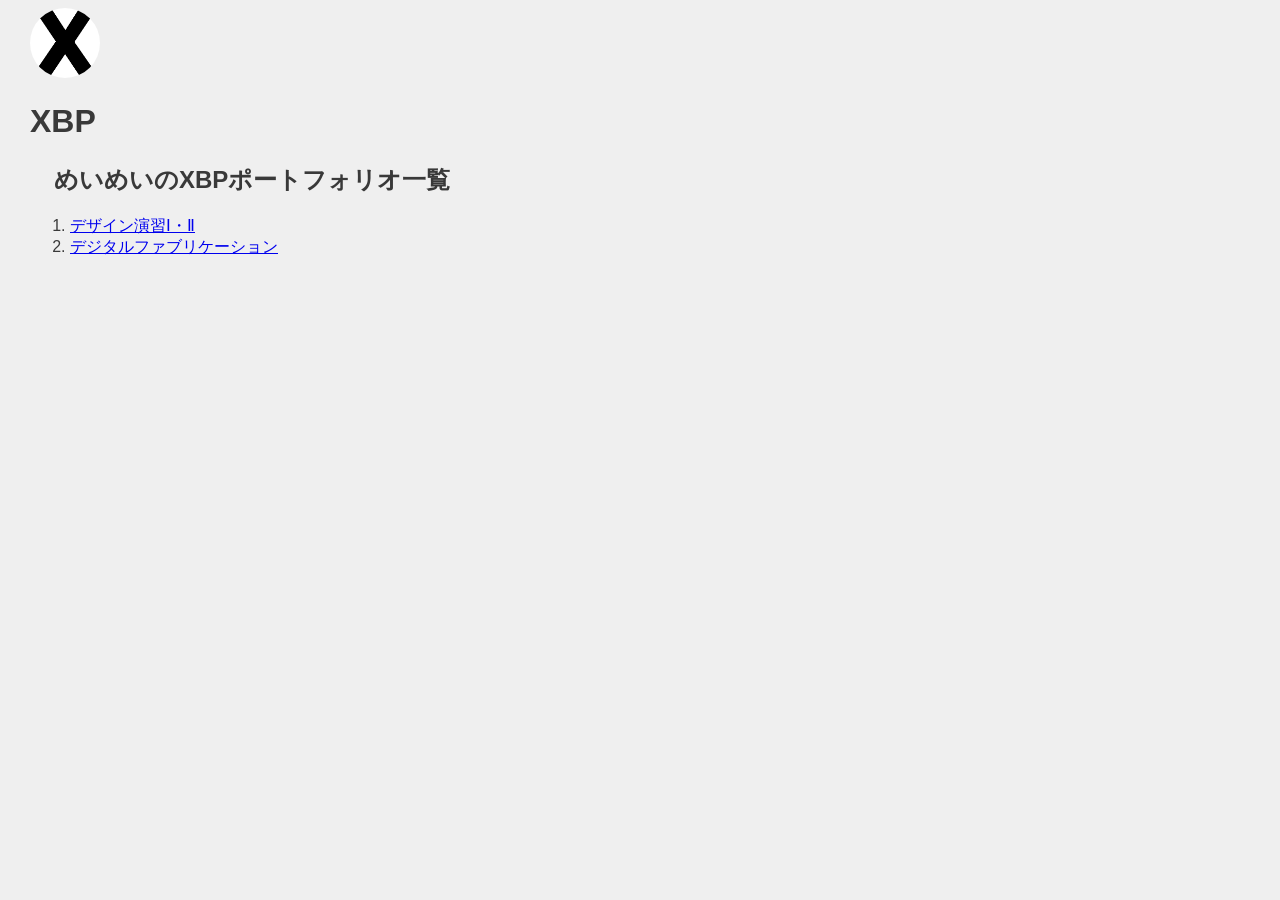
<file: index.html>
<!DOCTYPE html>
<html lang="jp">
<head>
    <meta charset="UTF-8">
    <title>XBP_HPsample</title>
    <link rel="stylesheet" href="./css/style.css">
</head>
<body>
    <logotohome>
    <a href="./index.html"><img src="./images/0_XBlogo.png" alt=""></a>
    </logotohome>
    <h1>XBP</h1>
        <h2>めいめいのXBPポートフォリオ一覧</h2>
        <!-- このようにするとコードとして認識されない。（メモができる）-->
        <!--番号付きのリスト-->
        <ol>
            <li><a href="./de12/index.html">デザイン演習Ⅰ・Ⅱ</a></li>
            <li><a href="./digi_fab/index.html">デジタルファブリケーション</a></li>
        </ol>

            
        <br>
        <br>


</body>
</html>
</file>
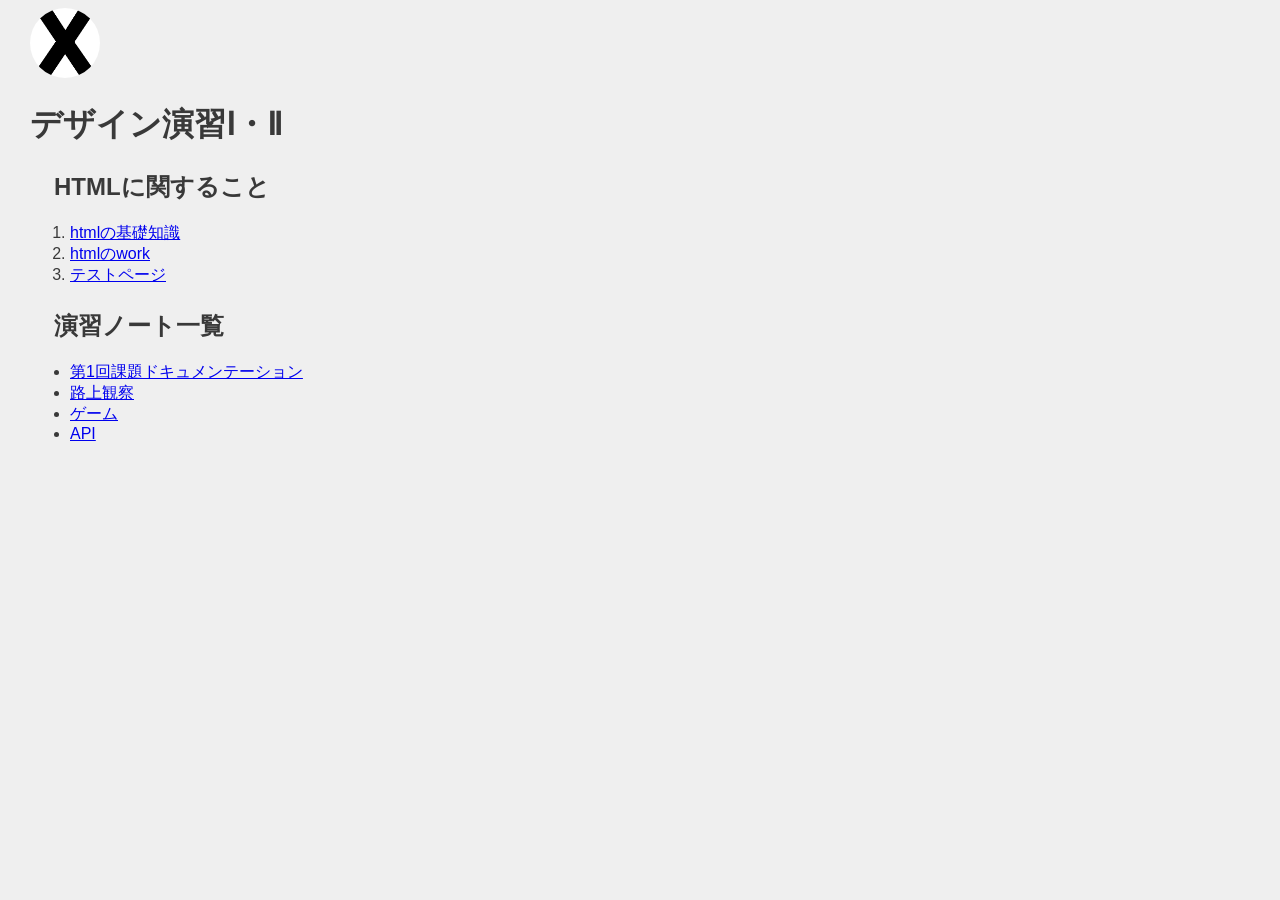
<file: de12/index.html>
<!DOCTYPE html>
<html lang="jp">
<head>
    <meta charset="UTF-8">
    <title>XBP_HPsample</title>
    <link rel="stylesheet" href="./css/style.css">
    <link rel="shortcut icon" href="./images/xbp.ico">
</head>
<body>
    <logotohome>
    <a href="../index.html"><img src="./images/0_XBlogo.png" alt=""></a>
    </logotohome>
    <h1>デザイン演習Ⅰ・Ⅱ</h1>
        <h2>HTMLに関すること</h2>
        <ol>
            <li><a href="./hp1.html" target="_blank">htmlの基礎知識</a></li>
            <li><a href="./hp2.html" target="_blank">htmlのwork</a></li>
            <li><a href="./test.html" target="_blank">テストページ</a></li>
        </ol>
        <h2>演習ノート一覧</h2>
        <ul>
            <li><a href="./1.html" target="_blank">第1回課題ドキュメンテーション</a></li>
            <li><a href="./2.html" target="_blank">路上観察</a></li>
            <li><a href="./3.html" target="_blank">ゲーム</a></li>
            <li><a href="./4.html" target="_blank">API</a></li>
        </ul>

    
<br>
<br>


</body>
</html>
</file>
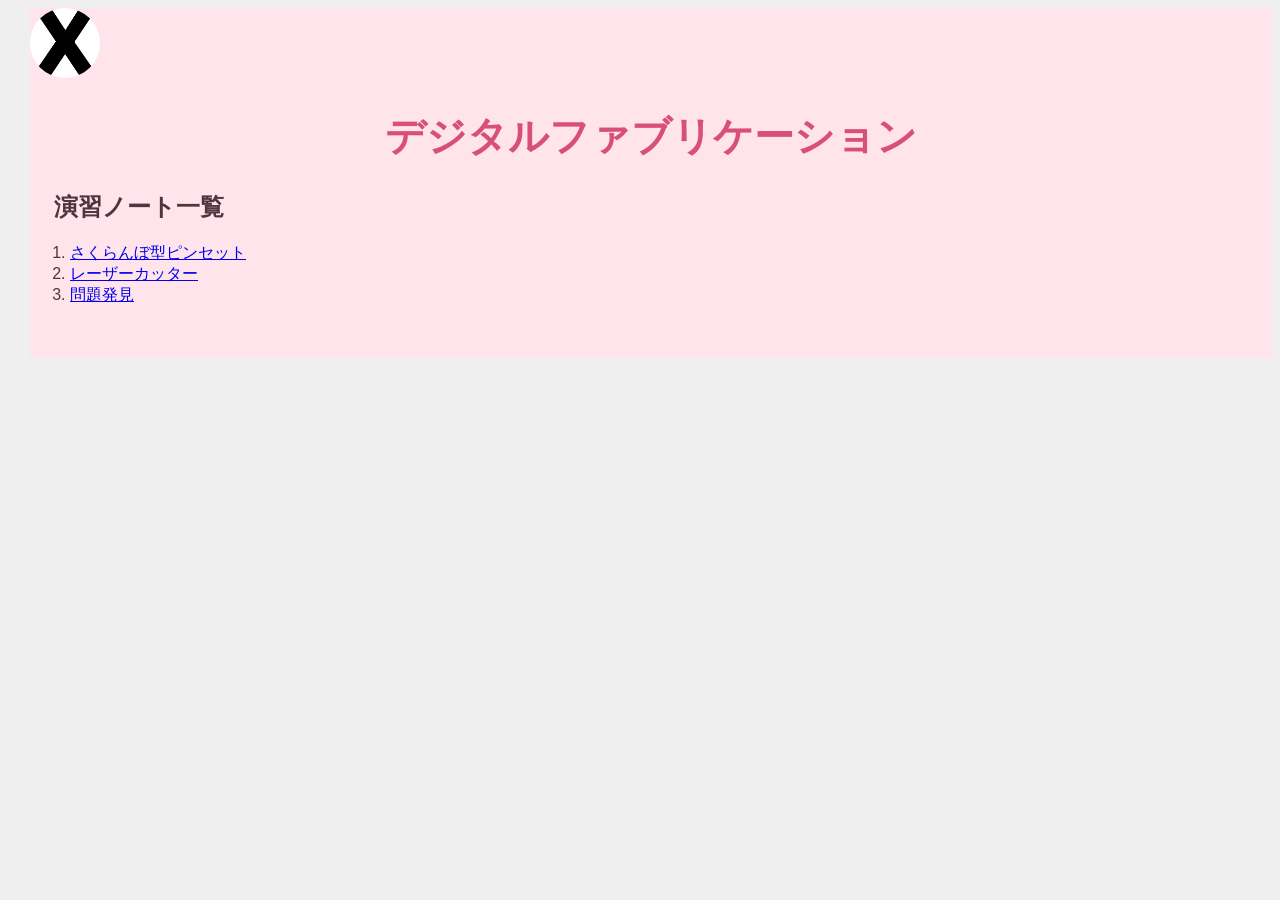
<file: digi_fab/index.html>
<!DOCTYPE html>
<html lang="jp">
<head>
    <meta charset="UTF-8">
    <title>デジタルファブリケーション</title>
    <link rel="stylesheet" href="./css/style.css">
    <link rel="shortcut icon" href="./images/xbp.ico">
</head>
<body>
    <logotohome>
    <a href="../index.html"><img src="./images/0_XBlogo.png" alt=""></a>
    </logotohome>
    <h1>デジタルファブリケーション</h1>
    <h2>演習ノート一覧</h2>
     <ol>
        <li><a href="./1.html" target="_blank">さくらんぼ型ピンセット</a></li> 
        <li><a href="./2.html" target="_blank">レーザーカッター</a></li> 
        <li><a href="./3.html" target="_blank">問題発見</a></li>
     </ol>  



    
<br>
<br>


</body>
</html>
</file>
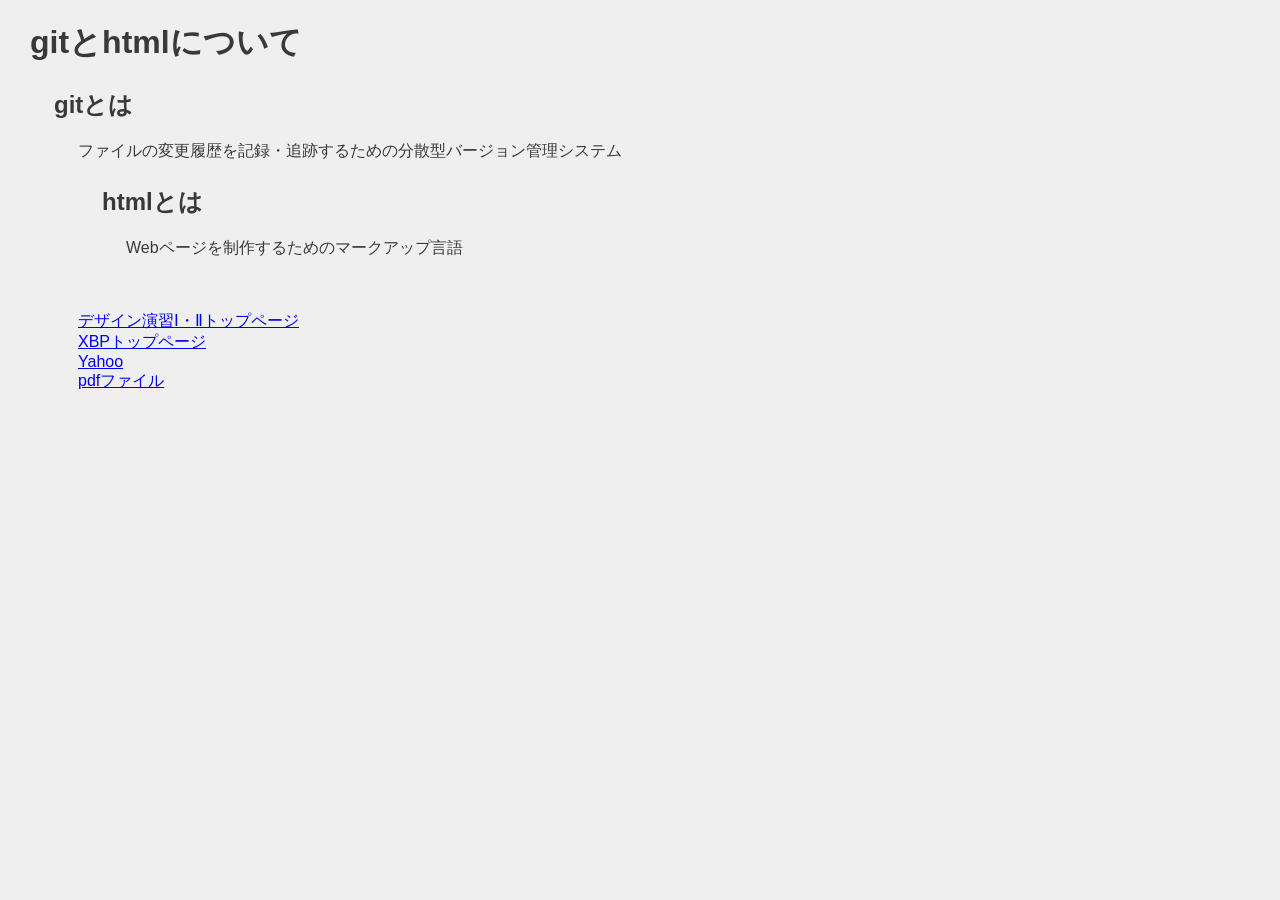
<file: de12/1.html>
<!DOCTYPE html>
<html lang="jp">
<head>
    <!-- ⑥↓タイトルを変えてみよう -->
    <title>めいめいのテストページ</title>
    <!-- ⑤スタイルシートの設定をしよう -->
    <!-- h1.htmlからある行をコピペしてくればOK -->
</head><link rel="stylesheet" href="./css/style.css">
<body>
    <h1>gitとhtmlについて</h1>
      <h2>gitとは</h2>
    <!-- 塊ごとにdivタグで区切るようにしましょう。 -->
    <div>ファイルの変更履歴を記録・追跡するための分散型バージョン管理システム
         <!-- ①↓に文字を書いてみよう -->
           
    <h2>htmlとは</h2>

   <div>Webページを制作するためのマークアップ言語</div>
         <!-- ②↓に画像（imagesフォルダにあるtest.png）を挿入してみよう -->
<br>
<img><br>



       <!-- ③↓に箇条書きをしてみよう -->
<ol>
                        
                        
                    </ol>
         <!-- ④↓に外部リンクを作ってみよう -->
<a href="./index.html">デザイン演習Ⅰ・Ⅱトップページ</a><br>
<a href="../index.html">XBPトップページ</a><br>
<a href="https://www.yahoo.co.jp/" target="_blank">Yahoo</a><br>
<a href="./files/test.pdf" target="_blank">pdfファイル</a><br>

    </div>

</body>
</html
</file>
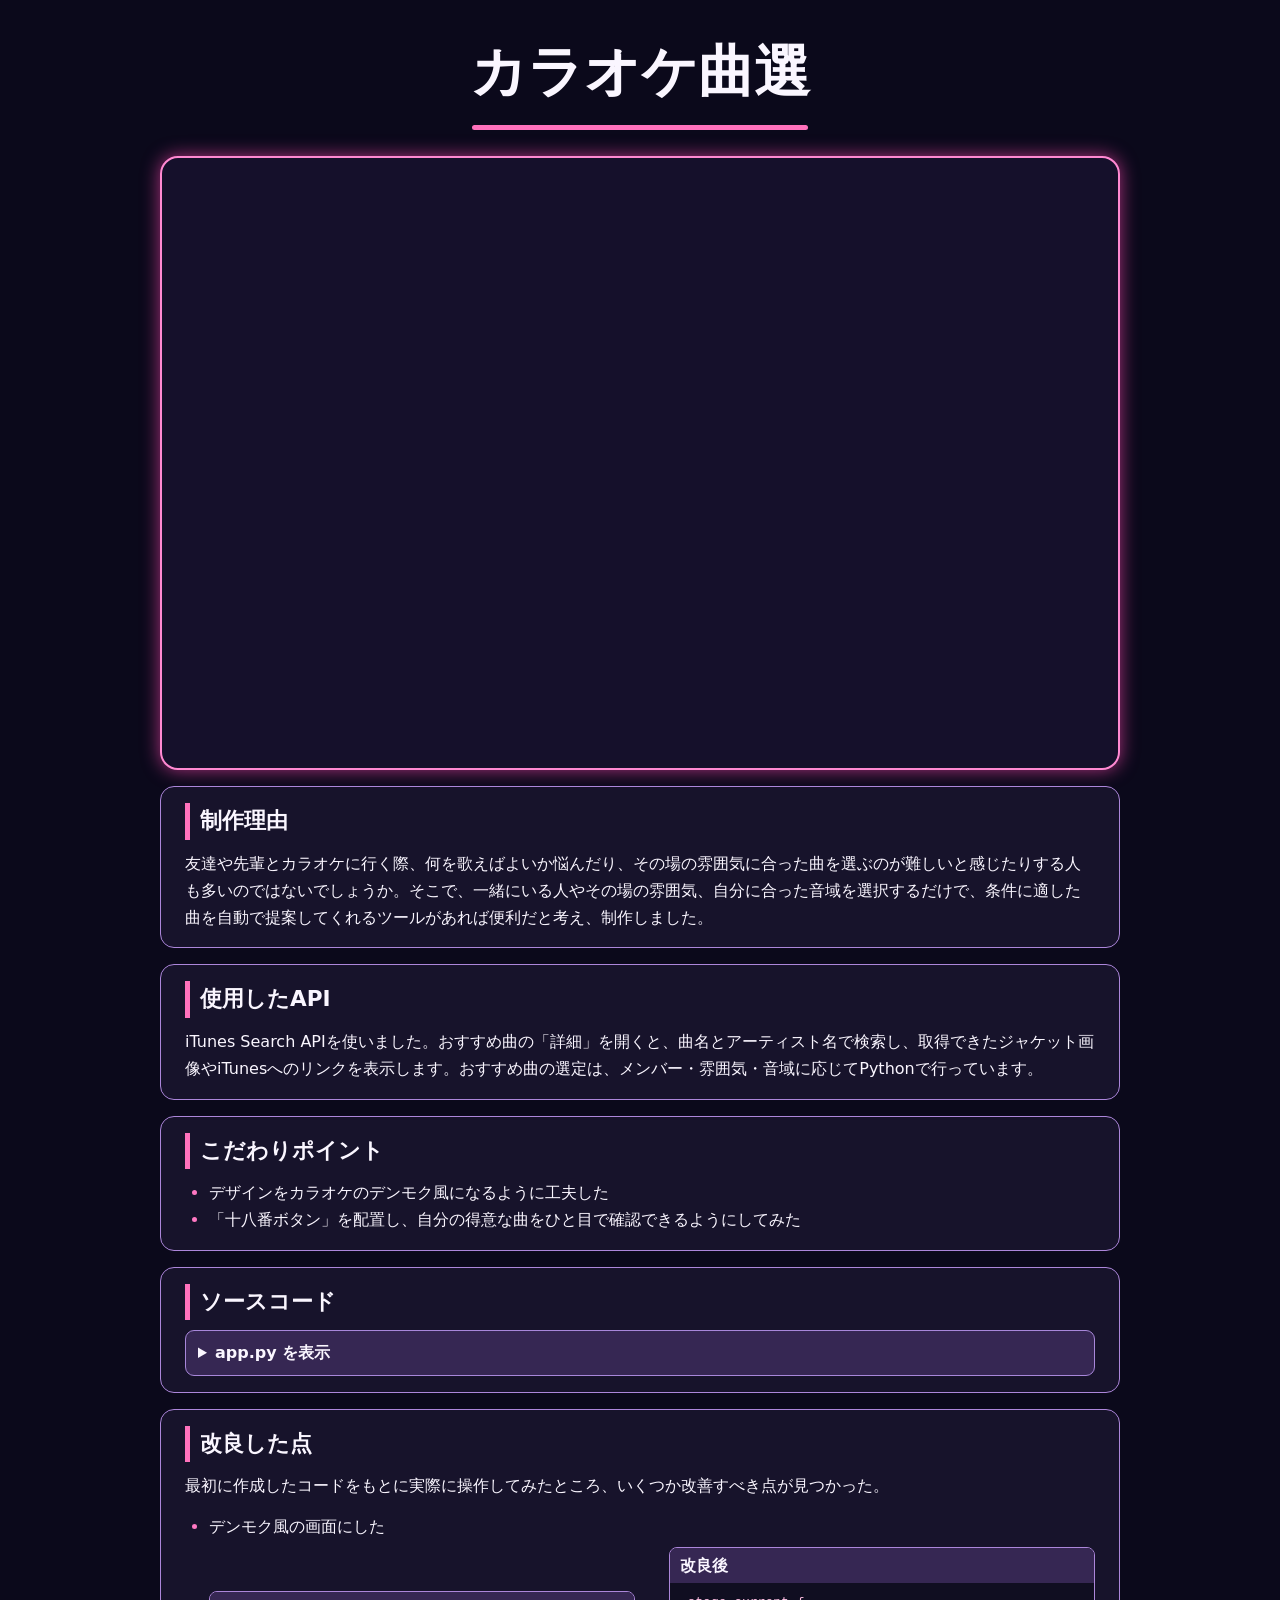
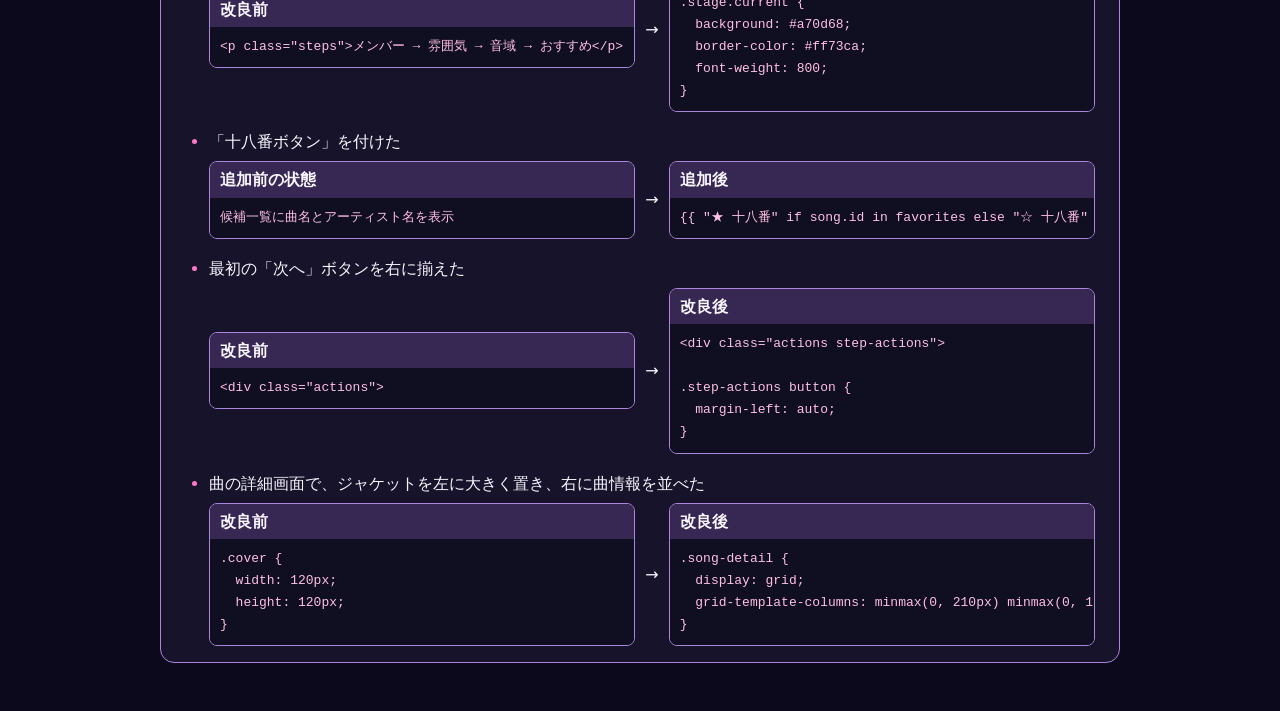
<file: de12/4.html>
<!doctype html>
<html lang="ja">
<head>
  <meta charset="utf-8">
  <meta name="viewport" content="width=device-width, initial-scale=1">
  <title>カラオケ曲選</title>
  <style>
    * { box-sizing: border-box; }

    body {
      margin: 0;
      background: #0b091b;
      color: #faf6ff;
      font-family: system-ui, sans-serif;
      line-height: 1.7;
    }

    main { width: min(94%, 960px); margin: 24px auto 48px; }

    h1 {
      margin: 0 0 26px;
      text-align: center;
      font-size: clamp(2rem, 6vw, 3.5rem);
    }

    h1::after {
      content: "";
      display: block;
      width: 6em;
      max-width: 65%;
      height: 5px;
      margin: 6px auto 0;
      border-radius: 8px;
      background: #ff71bc;
    }

    .game {
      overflow: hidden;
      border: 2px solid #ff89d2;
      border-radius: 18px;
      background: #15102b;
      box-shadow: 0 0 18px #fb46acaa;
    }

    iframe { display: block; width: 100%; height: 610px; border: 0; }

    .panel {
      margin-top: 16px;
      padding: 16px clamp(14px, 3vw, 24px);
      border: 1px solid #ac86da;
      border-radius: 14px;
      background: #17132b;
    }

    h2 {
      margin: 0 0 10px;
      padding-left: 10px;
      border-left: 5px solid #ff71bc;
      font-size: 1.35rem;
    }

    p, ul { margin: 0; }
    ul { padding-left: 1.5em; }
    li::marker { color: #ff78c3; }
    .intro { margin-bottom: 14px; }
    .changes li + li { margin-top: 16px; }

    summary {
      cursor: pointer;
      padding: 8px 12px;
      border: 1px solid #a887da;
      border-radius: 9px;
      background: #362753;
      font-weight: 700;
    }

    .comparison {
      display: grid;
      grid-template-columns: minmax(0, 1fr) auto minmax(0, 1fr);
      gap: 10px;
      align-items: center;
      margin-top: 6px;
    }

    .comparison > div {
      overflow: hidden;
      border: 1px solid #ac86da;
      border-radius: 8px;
    }

    .comparison strong {
      display: block;
      padding: 4px 10px;
      background: #362753;
    }

    pre {
      margin: 0;
      padding: 9px 10px;
      overflow: auto;
      color: #ffc0e4;
      background: #100e21;
    }

    details pre { max-height: 480px; margin-top: 10px; }

    @media (max-width: 580px) {
      .comparison { grid-template-columns: 1fr; }
      .arrow { justify-self: center; transform: rotate(90deg); }
      iframe { height: 690px; }
    }
  </style>
</head>
<body>
  <main>
    <h1>カラオケ曲選</h1>

    <div class="game">
      <iframe src="https://xbp.onrender.com/" title="カラオケ曲選のゲーム画面"></iframe>
    </div>

    <section class="panel">
      <h2>制作理由</h2>
      <p>友達や先輩とカラオケに行く際、何を歌えばよいか悩んだり、その場の雰囲気に合った曲を選ぶのが難しいと感じたりする人も多いのではないでしょうか。そこで、一緒にいる人やその場の雰囲気、自分に合った音域を選択するだけで、条件に適した曲を自動で提案してくれるツールがあれば便利だと考え、制作しました。</p>
    </section>

    <section class="panel">
      <h2>使用したAPI</h2>
      <p>iTunes Search APIを使いました。おすすめ曲の「詳細」を開くと、曲名とアーティスト名で検索し、取得できたジャケット画像やiTunesへのリンクを表示します。おすすめ曲の選定は、メンバー・雰囲気・音域に応じてPythonで行っています。</p>
    </section>

    <section class="panel">
      <h2>こだわりポイント</h2>
      <ul>
        <li>デザインをカラオケのデンモク風になるように工夫した</li>
        <li>「十八番ボタン」を配置し、自分の得意な曲をひと目で確認できるようにしてみた</li>
      </ul>
    </section>

    <section class="panel">
      <h2>ソースコード</h2>
      <details>
        <summary>app.py を表示</summary>
        <pre><code id="python-source">読み込み中…</code></pre>
      </details>
    </section>

    <section class="panel">
      <h2>改良した点</h2>
      <p class="intro">最初に作成したコードをもとに実際に操作してみたところ、いくつか改善すべき点が見つかった。</p>

      <ul class="changes">
        <li>
          デンモク風の画面にした
          <div class="comparison">
            <div>
              <strong>改良前</strong>
              <pre><code>&lt;p class="steps"&gt;メンバー → 雰囲気 → 音域 → おすすめ&lt;/p&gt;</code></pre>
            </div>
            <span class="arrow" aria-hidden="true">→</span>
            <div>
              <strong>改良後</strong>
              <pre><code>.stage.current {
  background: #a70d68;
  border-color: #ff73ca;
  font-weight: 800;
}</code></pre>
            </div>
          </div>
        </li>

        <li>
          「十八番ボタン」を付けた
          <div class="comparison">
            <div>
              <strong>追加前の状態</strong>
              <pre>候補一覧に曲名とアーティスト名を表示</pre>
            </div>
            <span class="arrow" aria-hidden="true">→</span>
            <div>
              <strong>追加後</strong>
              <pre><code>{{ "★ 十八番" if song.id in favorites else "☆ 十八番" }}</code></pre>
            </div>
          </div>
        </li>

        <li>
          最初の「次へ」ボタンを右に揃えた
          <div class="comparison">
            <div>
              <strong>改良前</strong>
              <pre><code>&lt;div class="actions"&gt;</code></pre>
            </div>
            <span class="arrow" aria-hidden="true">→</span>
            <div>
              <strong>改良後</strong>
              <pre><code>&lt;div class="actions step-actions"&gt;

.step-actions button {
  margin-left: auto;
}</code></pre>
            </div>
          </div>
        </li>

        <li>
          曲の詳細画面で、ジャケットを左に大きく置き、右に曲情報を並べた
          <div class="comparison">
            <div>
              <strong>改良前</strong>
              <pre><code>.cover {
  width: 120px;
  height: 120px;
}</code></pre>
            </div>
            <span class="arrow" aria-hidden="true">→</span>
            <div>
              <strong>改良後</strong>
              <pre><code>.song-detail {
  display: grid;
  grid-template-columns: minmax(0, 210px) minmax(0, 1fr);
}</code></pre>
            </div>
          </div>
        </li>
      </ul>
    </section>
  </main>

  <script>
    const source = document.getElementById("python-source");

    fetch("./app.py.txt")
      .then(response => {
        if (!response.ok) {
          throw new Error("ソースコードを読み込めませんでした");
        }
        return response.text();
      })
      .then(code => {
        source.textContent = code;
      })
      .catch(() => {
        source.textContent = "app.py.txt を 4.html と同じフォルダに置いてください。";
      });
  </script>
</body>
</html>
</file>
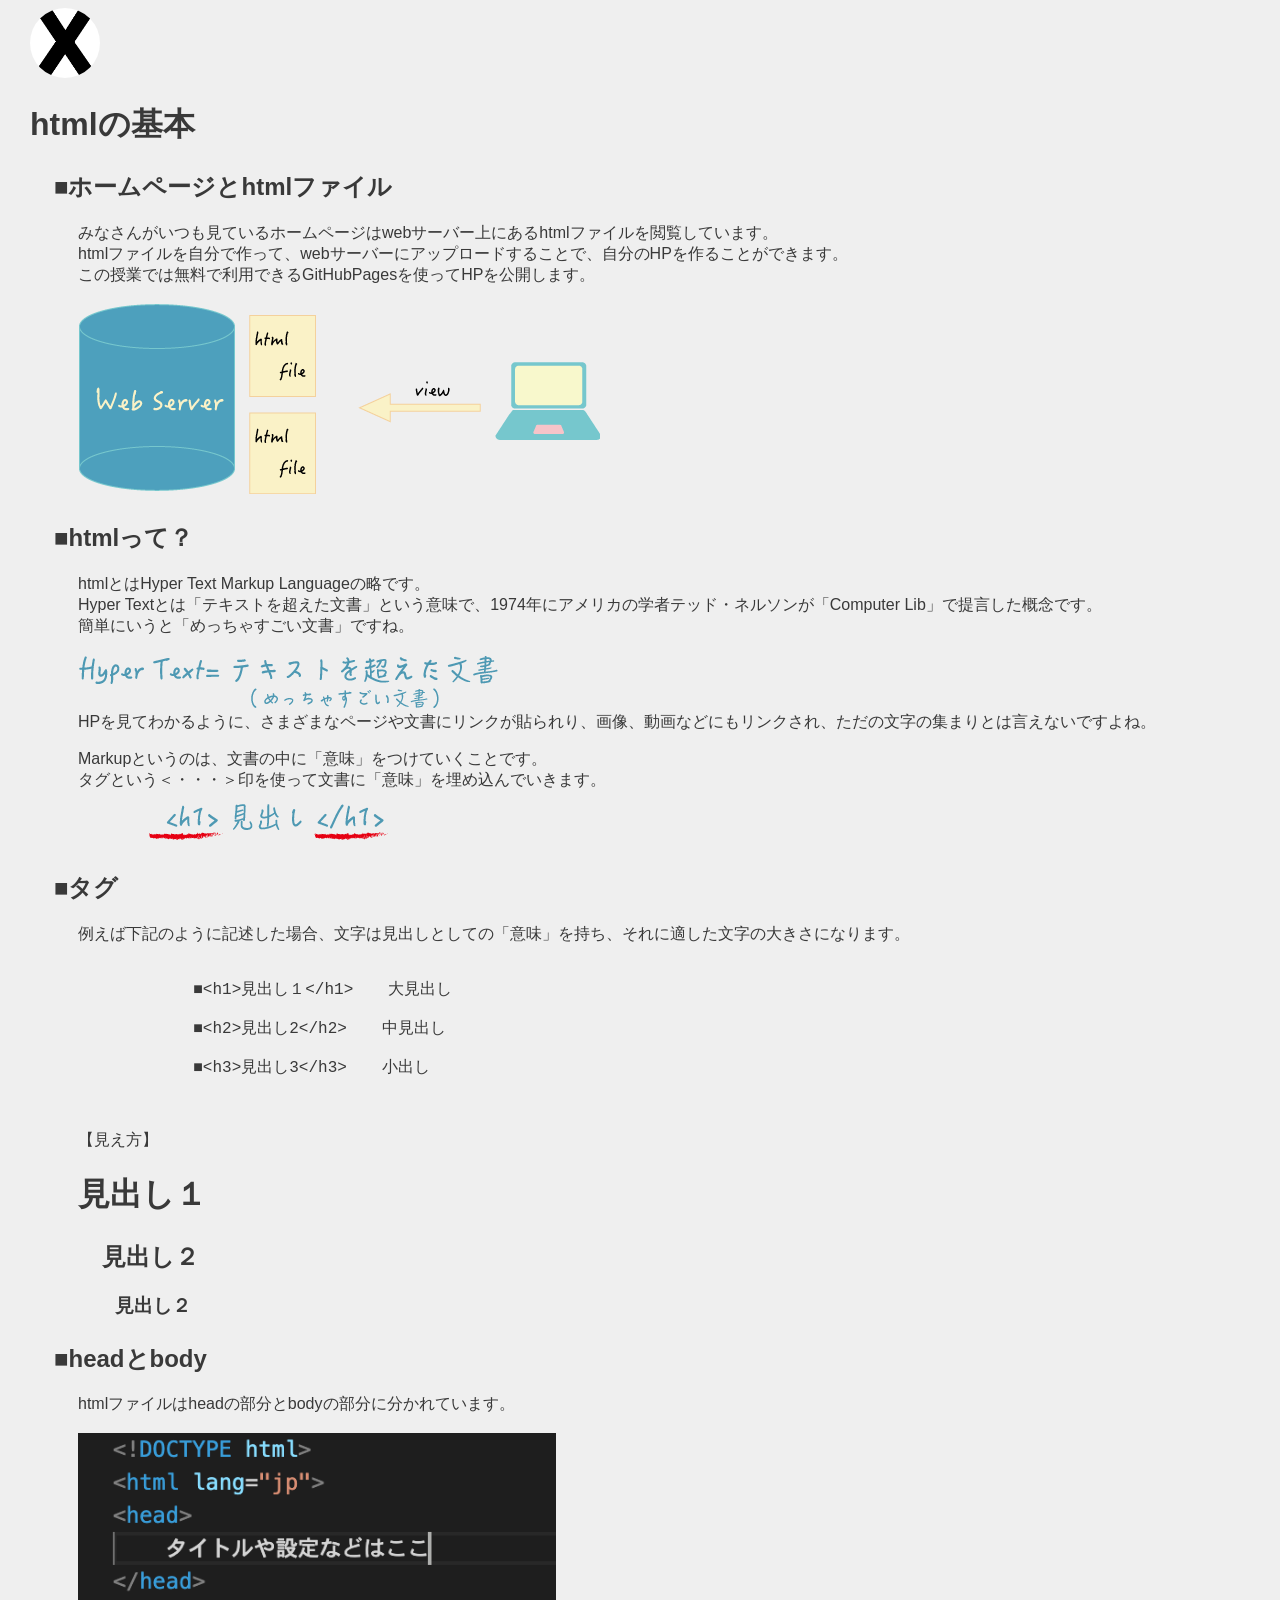
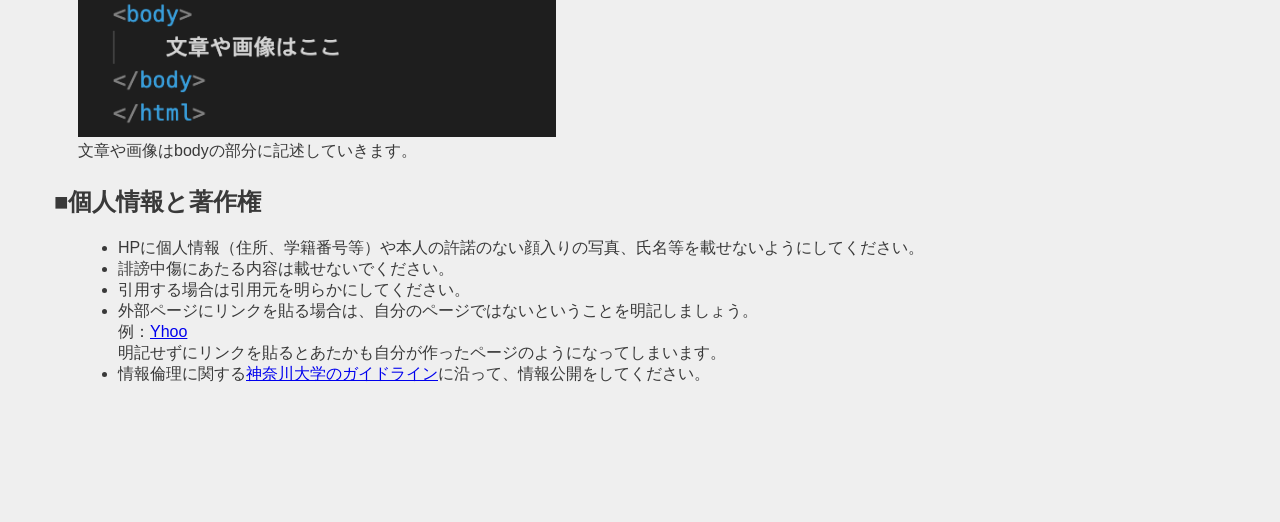
<file: de12/hp1.html>
<!DOCTYPE html>
<html lang="jp">
<head>
    <meta charset="UTF-8">
    <title>html_1</title>
    <link rel="stylesheet" href="./css/style.css">
    <link rel="shortcut icon" href="./images/xbp.ico">
</head>
<body>
    <logotohome>
    <a href="../index.html"><img src="./images/0_XBlogo.png" ></a>
    </logotohome>


    <h1>htmlの基本</h1>
    <h2>■ホームページとhtmlファイル</h2>
        <div>
            みなさんがいつも見ているホームページはwebサーバー上にあるhtmlファイルを閲覧しています。<br>
            htmlファイルを自分で作って、webサーバーにアップロードすることで、自分のHPを作ることができます。<br>
            この授業では無料で利用できるGitHubPagesを使ってHPを公開します。<br><br>
            <img src="./images/webserver_html.png">
        </div>
    <h2>■htmlって？</h2>
    <div>
        htmlとはHyper Text Markup Languageの略です。<br>
        Hyper Textとは「テキストを超えた文書」という意味で、1974年にアメリカの学者テッド・ネルソンが「Computer Lib」で提言した概念です。<br>
        簡単にいうと「めっちゃすごい文書」ですね。<br><br>
        <img src="./images/hypertxt.png"><br>
        HPを見てわかるように、さまざまなページや文書にリンクが貼られり、画像、動画などにもリンクされ、ただの文字の集まりとは言えないですよね。
    </div>
    <div>
        
        Markupというのは、文書の中に「意味」をつけていくことです。<br>
        タグという＜・・・＞印を使って文書に「意味」を埋め込んでいきます。<br>
        <img src="./images/tag.png">

    </div>
    


    <h2>■タグ</h2>
    <div>
        例えば下記のように記述した場合、文字は見出しとしての「意味」を持ち、それに適した文字の大きさになります。<br>
        <xmp>
            ■<h1>見出し１</h1>    大見出し
    
            ■<h2>見出し2</h2>    中見出し
    
            ■<h3>見出し3</h3>    小出し
    
        </xmp>
        【見え方】
        <h1>見出し１</h1>
        <h2>見出し２</h2>
        <h3>見出し２</h3>

    </div>
    
    <h2>■headとbody</h2>
    <div>
    htmlファイルはheadの部分とbodyの部分に分かれています。<br><br>
        <img src="./images/htmlbasic.png" width="40%">
        <br>
        文章や画像はbodyの部分に記述していきます。
    </div>

    <h2>■個人情報と著作権</h2>
    <div>
        <ul>
            <li>HPに個人情報（住所、学籍番号等）や本人の許諾のない顔入りの写真、氏名等を載せないようにしてください。</li>
            <li>誹謗中傷にあたる内容は載せないでください。</li>
            <li>引用する場合は引用元を明らかにしてください。</li>
            <li>外部ページにリンクを貼る場合は、自分のページではないということを明記しましょう。<br>例：<a href="https://www.yahoo.co.jp/">Yhoo</a><br>
            明記せずにリンクを貼るとあたかも自分が作ったページのようになってしまいます。 </li>
            <li>情報倫理に関する<a href="https://www.kanagawa-u.ac.jp/sns/guideline/" target="_blank">神奈川大学のガイドライン</a>に沿って、情報公開をしてください。</li>
        </ul>
    
    </div>






    
<br>
<br>


</body>
</html>
</file>
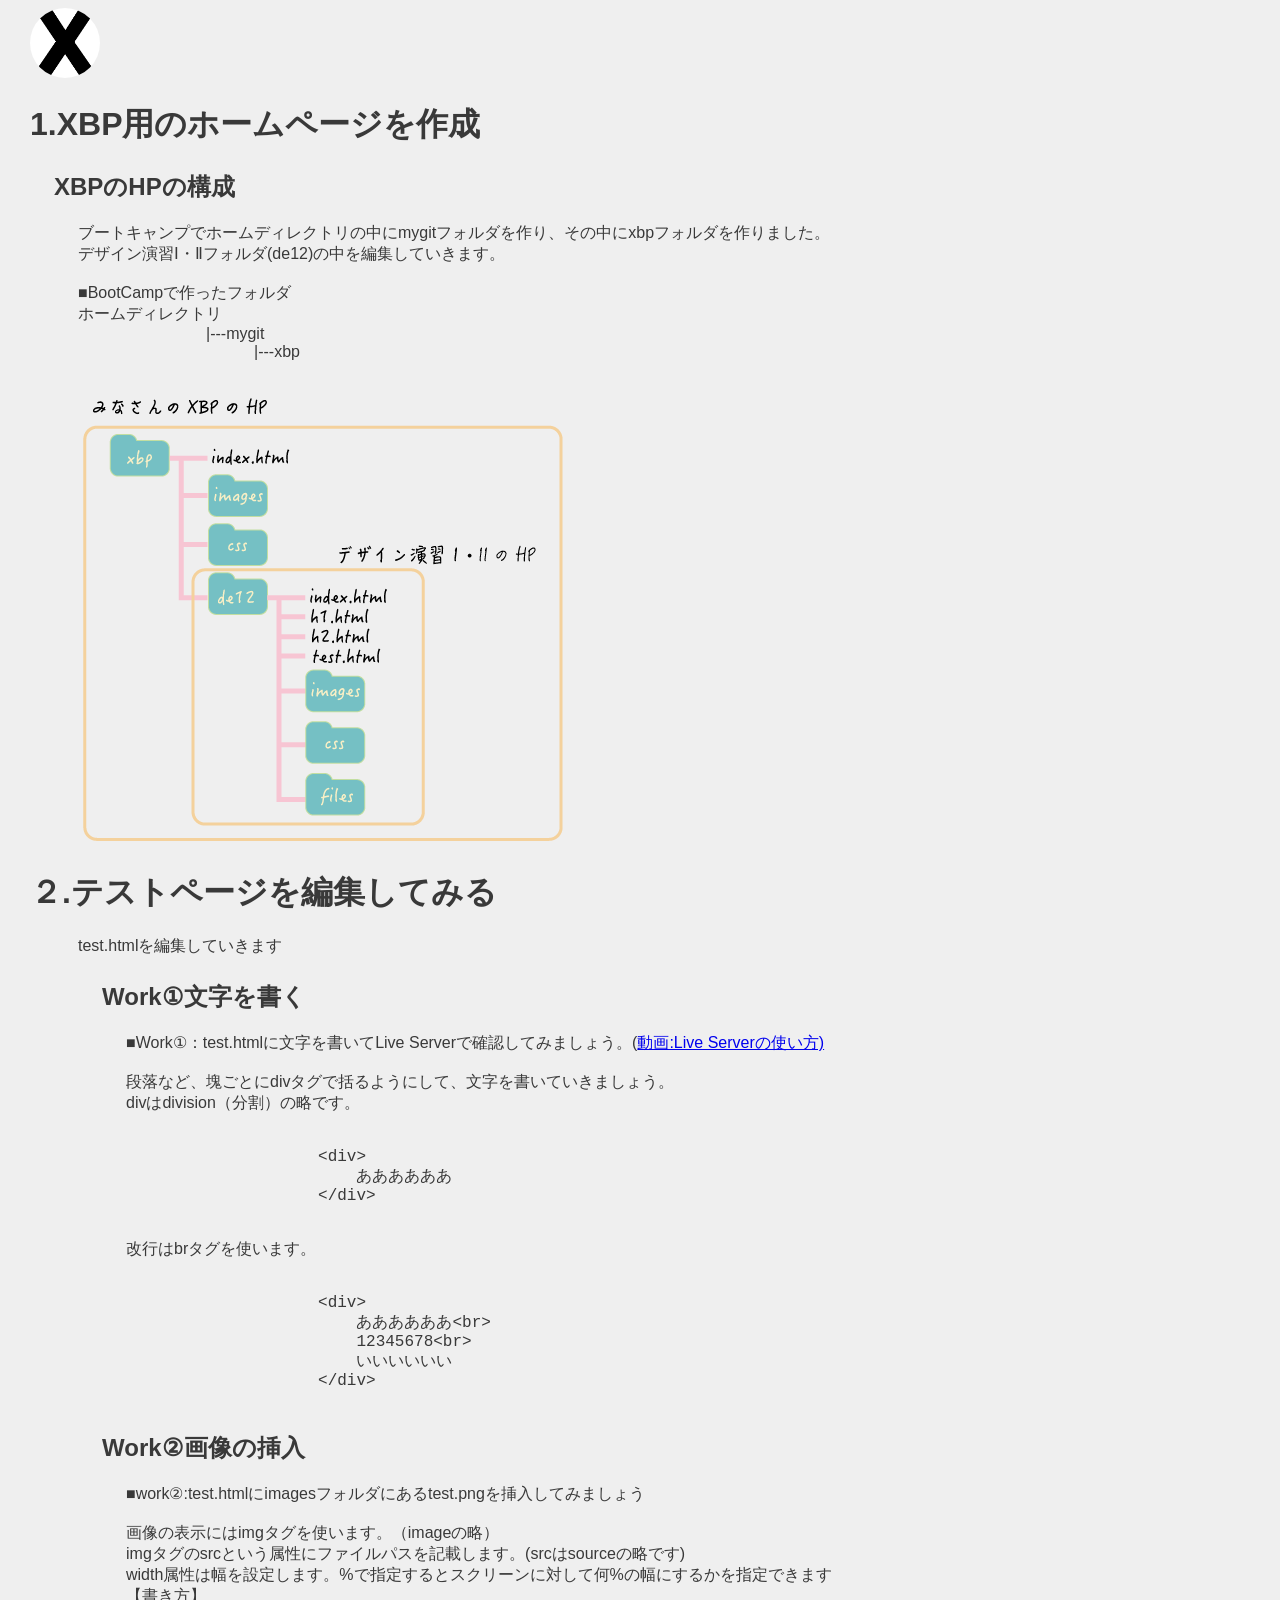
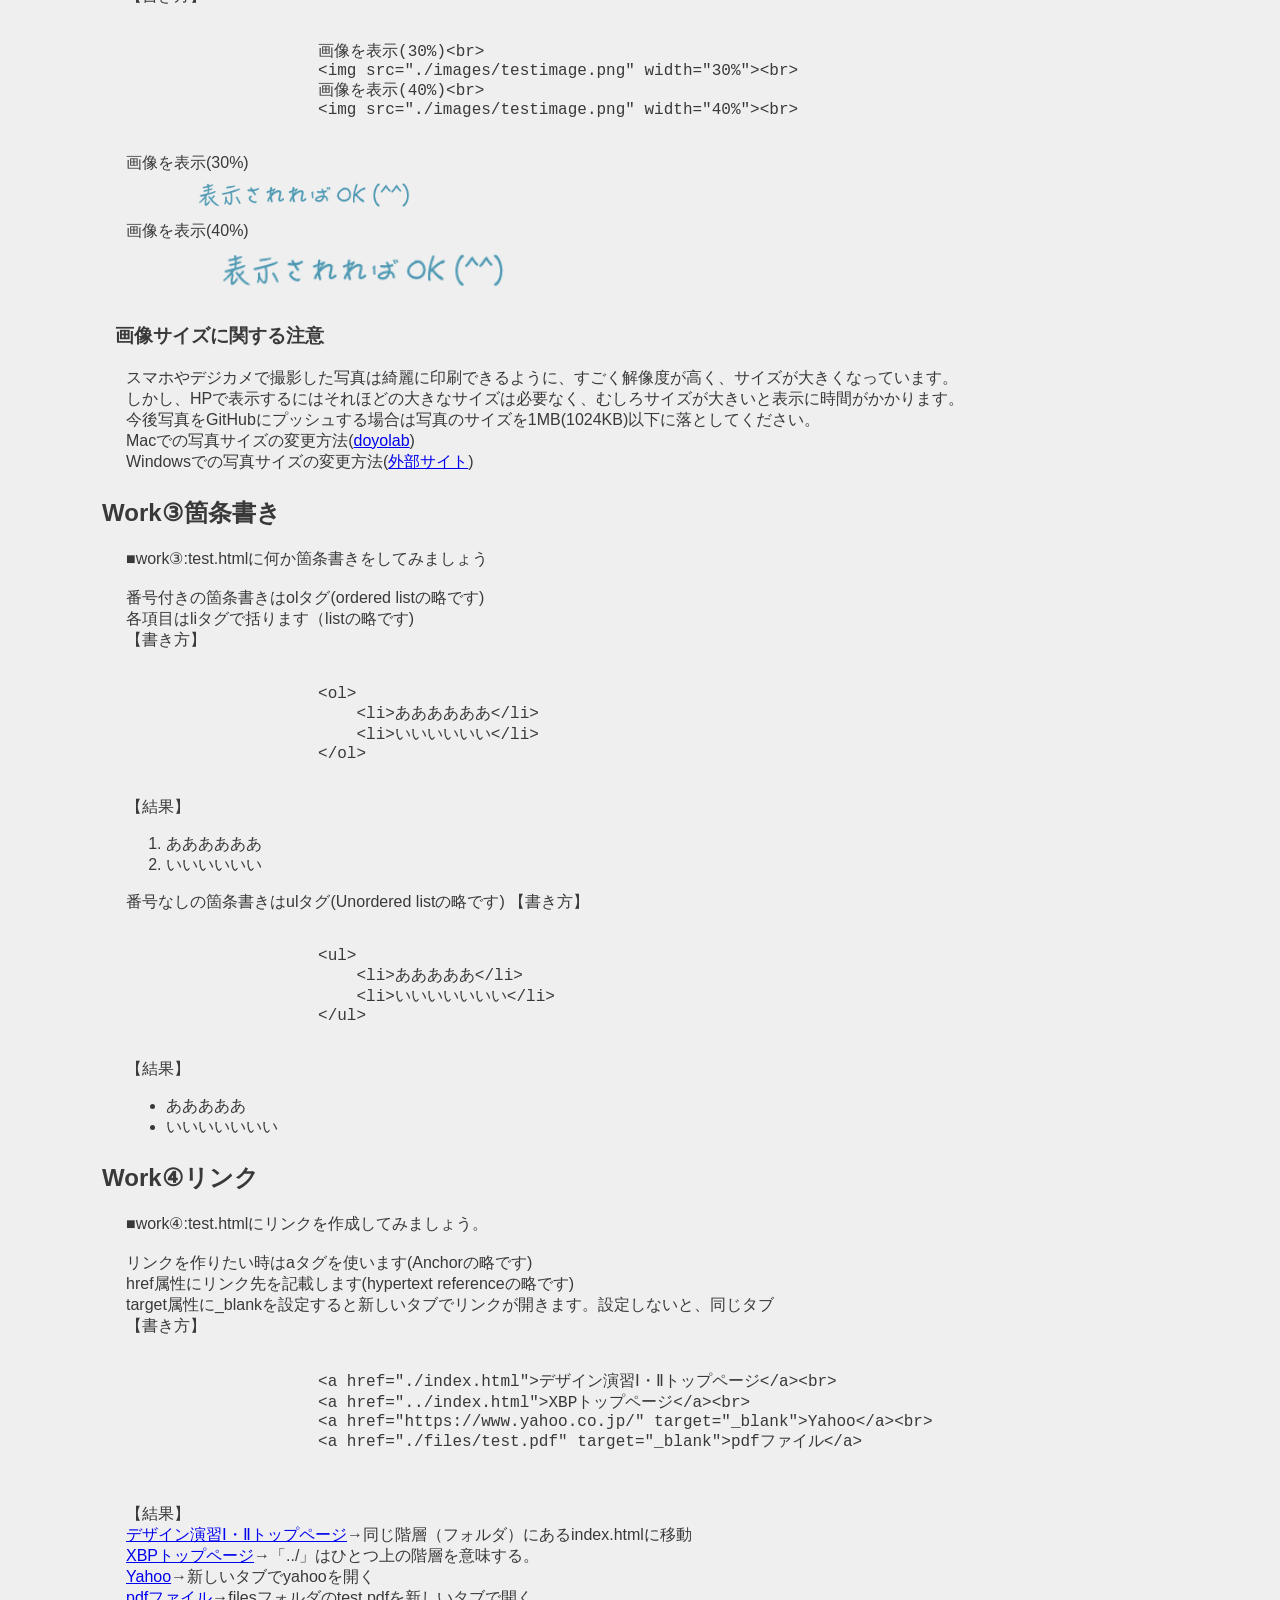
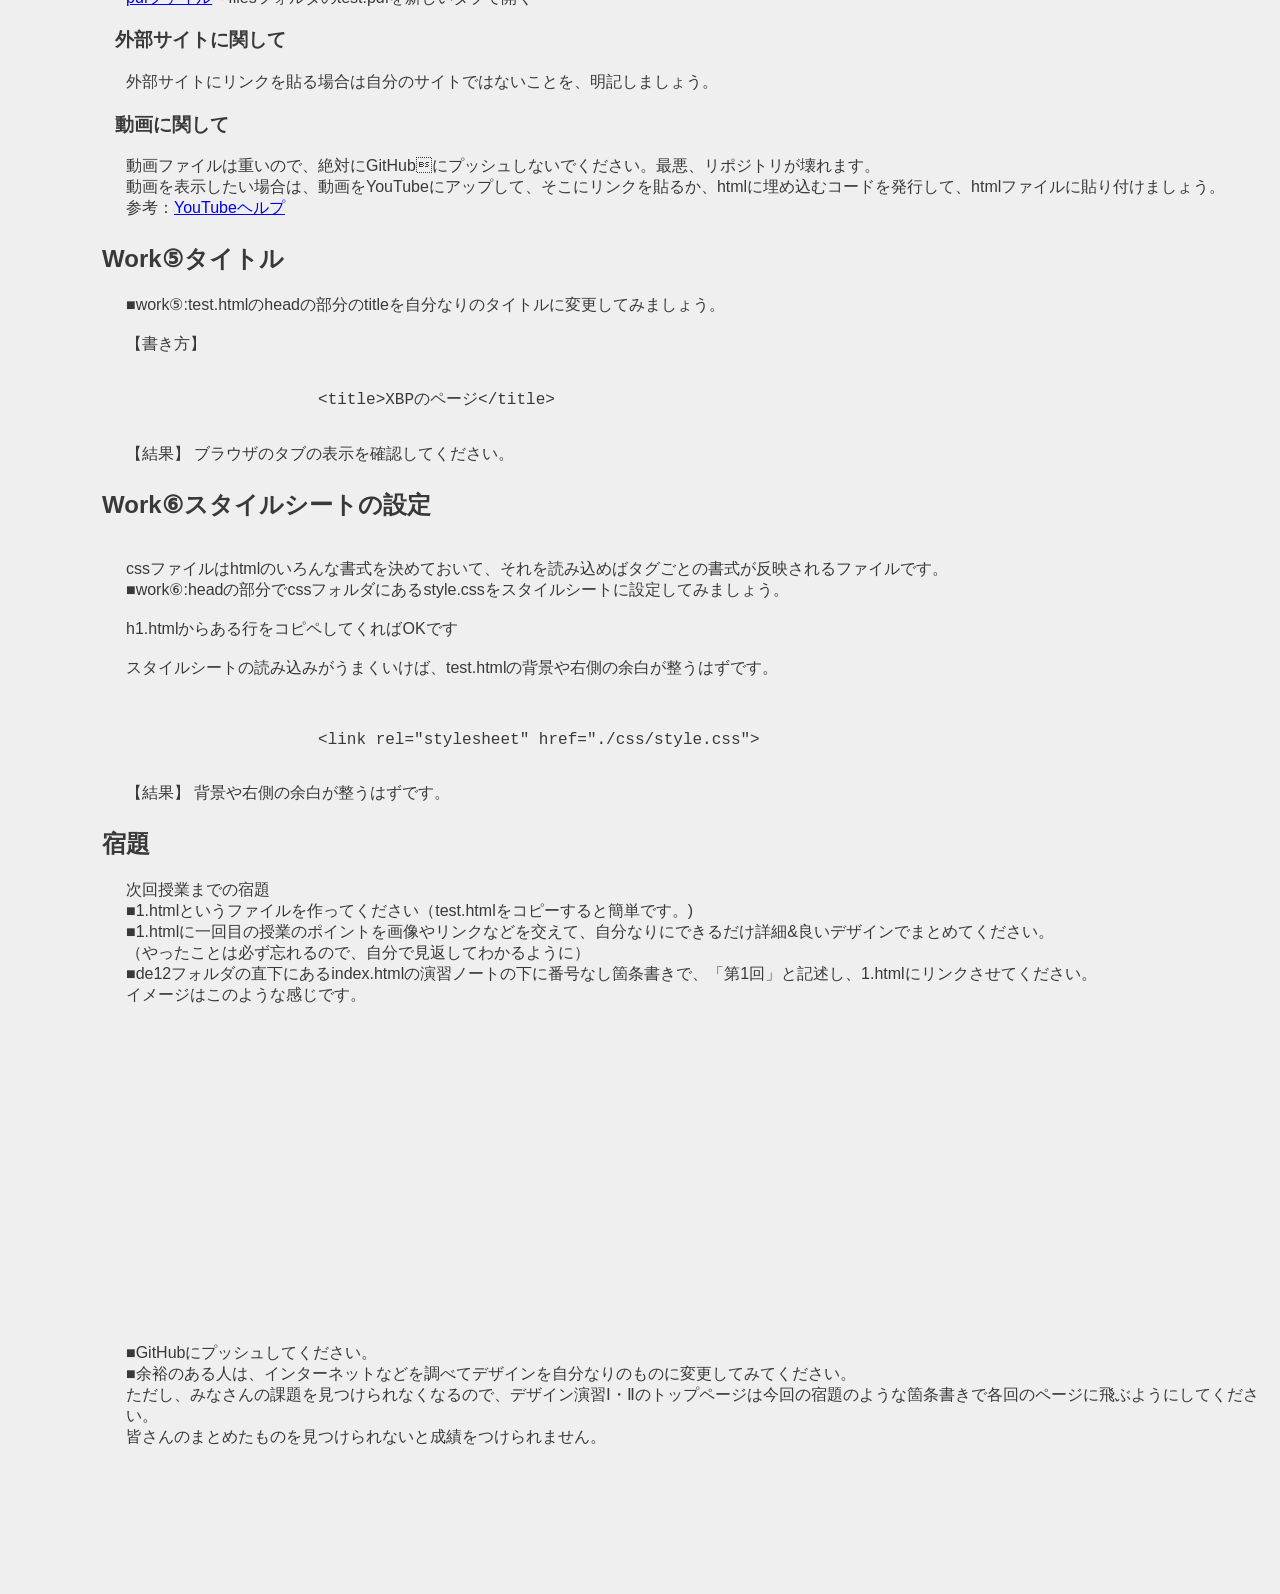
<file: de12/hp2.html>
<!DOCTYPE html>
<html lang="jp">
<head>
    <meta charset="UTF-8">
    <title>html_2</title>
    <link rel="stylesheet" href="./css/style.css">
    <link rel="shortcut icon" href="./images/xbp.ico">
</head>
<body>
    <logotohome>
    <a href="../index.html"><img src="./images/0_XBlogo.png" alt=""></a>
    </logotohome>

    
    <h1>1.XBP用のホームページを作成</h1>
        <h2>XBPのHPの構成</h2>
        <div>
            ブートキャンプでホームディレクトリの中にmygitフォルダを作り、その中にxbpフォルダを作りました。<br>
            デザイン演習Ⅰ・Ⅱフォルダ(de12)の中を編集していきます。<br><br>

            ■BootCampで作ったフォルダ<br>
            ホームディレクトリ<br>
            &emsp;&emsp;&emsp;&emsp;&emsp;&emsp;&emsp;&emsp;|---mygit<br>
            &emsp;&emsp;&emsp;&emsp;&emsp;&emsp;&emsp;&emsp;&emsp;&emsp;&emsp;|---xbp<br><br><br>
            
            
            <img src="images/samplefolder1.png">
                        
            
        </div>
       

    <h1>２.テストページを編集してみる</h1>
    <div>test.htmlを編集していきます
        <h2>Work①文字を書く</h2>
            <div>
                ■Work①：test.htmlに文字を書いてLive Serverで確認してみましょう。(<a href="https://youtu.be/DpFo8xBrLMc">動画:Live Serverの使い方)</a><br><br>
                段落など、塊ごとにdivタグで括るようにして、文字を書いていきましょう。<br>
                divはdivision（分割）の略です。<br>
                <xmp>
                    <div>
                        ああああああ
                    </div>
                </xmp>
                改行はbrタグを使います。
                <xmp>
                    <div>
                        ああああああ<br>
                        12345678<br>
                        いいいいいい
                    </div>
                </xmp>
            </div>
            <h2>Work②画像の挿入</h2>
            <div>
                ■work②:test.htmlにimagesフォルダにあるtest.pngを挿入してみましょう<br><br>
                画像の表示にはimgタグを使います。（imageの略）<br>
                imgタグのsrcという属性にファイルパスを記載します。(srcはsourceの略です)<br>
                width属性は幅を設定します。%で指定するとスクリーンに対して何%の幅にするかを指定できます<br>
                【書き方】
                <xmp>
                    画像を表示(30%)<br>
                    <img src="./images/testimage.png" width="30%"><br>
                    画像を表示(40%)<br>
                    <img src="./images/testimage.png" width="40%"><br>
                </xmp>

            </div>
            <div>
            画像を表示(30%)<br>
            <img src="./images/testimage.png" width="30%"><br>
            画像を表示(40%)<br>
            <img src="./images/testimage.png" width="40%"><br>
            
            </div>
            <h3>画像サイズに関する注意</h3>
            <diV>
                スマホやデジカメで撮影した写真は綺麗に印刷できるように、すごく解像度が高く、サイズが大きくなっています。<br>
                しかし、HPで表示するにはそれほどの大きなサイズは必要なく、むしろサイズが大きいと表示に時間がかかります。<br>
                今後写真をGitHubにプッシュする場合は写真のサイズを1MB(1024KB)以下に落としてください。<br>
                Macでの写真サイズの変更方法(<a href="https://doyodoyo.github.io/doyolab/03photomemo.html" target="_blank">doyolab</a>)<br>
                Windowsでの写真サイズの変更方法(<a href="https://office-hack.com/windows/windows10-image-resize/" target="_blank">外部サイト</a>)

            </diV>

            <h2>Work③箇条書き</h2>

            <div>
                ■work③:test.htmlに何か箇条書きをしてみましょう<br><br>
                番号付きの箇条書きはolタグ(ordered listの略です)<br>
                各項目はliタグで括ります（listの略です)<br>
                【書き方】
                <xmp>
                    <ol>
                        <li>ああああああ</li>
                        <li>いいいいいい</li>
                    </ol>
                </xmp>
                【結果】
                <ol>
                    <li>ああああああ</li>
                    <li>いいいいいい</li>
                </ol>
            </div>
            <div>
                番号なしの箇条書きはulタグ(Unordered listの略です)
                【書き方】
                <xmp>
                    <ul>
                        <li>あああああ</li>
                        <li>いいいいいいい</li>
                    </ul>
                </xmp>
                【結果】
                <ul>
                    <li>あああああ</li>
                    <li>いいいいいいい</li>
                </ul>

            </div>
            <h2>Work④リンク</h2>
            <div>
                ■work④:test.htmlにリンクを作成してみましょう。<br><br>
                リンクを作りたい時はaタグを使います(Anchorの略です)<br>
                href属性にリンク先を記載します(hypertext referenceの略です)<br>
                target属性に_blankを設定すると新しいタブでリンクが開きます。設定しないと、同じタブ<br>
                【書き方】
                <xmp>
                    <a href="./index.html">デザイン演習Ⅰ・Ⅱトップページ</a><br>
                    <a href="../index.html">XBPトップページ</a><br>
                    <a href="https://www.yahoo.co.jp/" target="_blank">Yahoo</a><br>
                    <a href="./files/test.pdf" target="_blank">pdfファイル</a>

                </xmp>
                【結果】<br>
                <a href="./index.html">デザイン演習Ⅰ・Ⅱトップページ</a>→同じ階層（フォルダ）にあるindex.htmlに移動<br>
                <a href="../index.html">XBPトップページ</a>→「../」はひとつ上の階層を意味する。<br>
                <a href="https://www.yahoo.co.jp/" target="_blank">Yahoo</a>→新しいタブでyahooを開く<br>
                <a href="./files/test.pdf" target="_blank">pdfファイル</a>→filesフォルダのtest.pdfを新しいタブで開く<br>
            </div>
            <h3>外部サイトに関して</h3>
            <div>
                外部サイトにリンクを貼る場合は自分のサイトではないことを、明記しましょう。
            </div>
            <h3>動画に関して</h3>
            <div>
            動画ファイルは重いので、絶対にGitHubにプッシュしないでください。最悪、リポジトリが壊れます。<br>
            動画を表示したい場合は、動画をYouTubeにアップして、そこにリンクを貼るか、htmlに埋め込むコードを発行して、htmlファイルに貼り付けましょう。<br>
            参考：<a href="https://support.google.com/youtube/answer/171780?hl=ja" target="_blank">YouTubeヘルプ</a>
            </div>
            <h2>Work⑤タイトル</h2>
            <div>
                ■work⑤:test.htmlのheadの部分のtitleを自分なりのタイトルに変更してみましょう。<br><br>
                【書き方】
                <xmp>
                    <title>XBPのページ</title>
                </xmp>
                【結果】
                ブラウザのタブの表示を確認してください。
            </div>

            <h2>Work⑥スタイルシートの設定</h2>
            <div>
                <br>cssファイルはhtmlのいろんな書式を決めておいて、それを読み込めばタグごとの書式が反映されるファイルです。<br>
                ■work⑥:headの部分でcssフォルダにあるstyle.cssをスタイルシートに設定してみましょう。<br><br>
                h1.htmlからある行をコピペしてくればOKです<br>
                
                <br>スタイルシートの読み込みがうまくいけば、test.htmlの背景や右側の余白が整うはずです。
                <br><br>
                <xmp>
                    <link rel="stylesheet" href="./css/style.css">
                </xmp>
                【結果】
                背景や右側の余白が整うはずです。
            </div>

            <h2>宿題</h2>
            <div>
                次回授業までの宿題<br>
                ■1.htmlというファイルを作ってください（test.htmlをコピーすると簡単です。)<br>
                ■1.htmlに一回目の授業のポイントを画像やリンクなどを交えて、自分なりにできるだけ詳細&良いデザインでまとめてください。<br>
                （やったことは必ず忘れるので、自分で見返してわかるように）<br>
                ■de12フォルダの直下にあるindex.htmlの演習ノートの下に番号なし箇条書きで、「第1回」と記述し、1.htmlにリンクさせてください。<br>
                
                イメージはこのような感じです。<br>
                <iframe width="560" height="315" src="https://www.youtube.com/embed/QmtEP_GOFp0" title="YouTube video player" frameborder="0" allow="accelerometer; autoplay; clipboard-write; encrypted-media; gyroscope; picture-in-picture" allowfullscreen></iframe>
                <br><br>
                ■GitHubにプッシュしてください。<br>

                ■余裕のある人は、インターネットなどを調べてデザインを自分なりのものに変更してみてください。<br>
                ただし、みなさんの課題を見つけられなくなるので、デザイン演習Ⅰ・Ⅱのトップページは今回の宿題のような箇条書きで各回のページに飛ぶようにしてください。<br>
                皆さんのまとめたものを見つけられないと成績をつけられません。
            </div>

    </div>
    
<br>
<br>


</body>
</html>
</file>
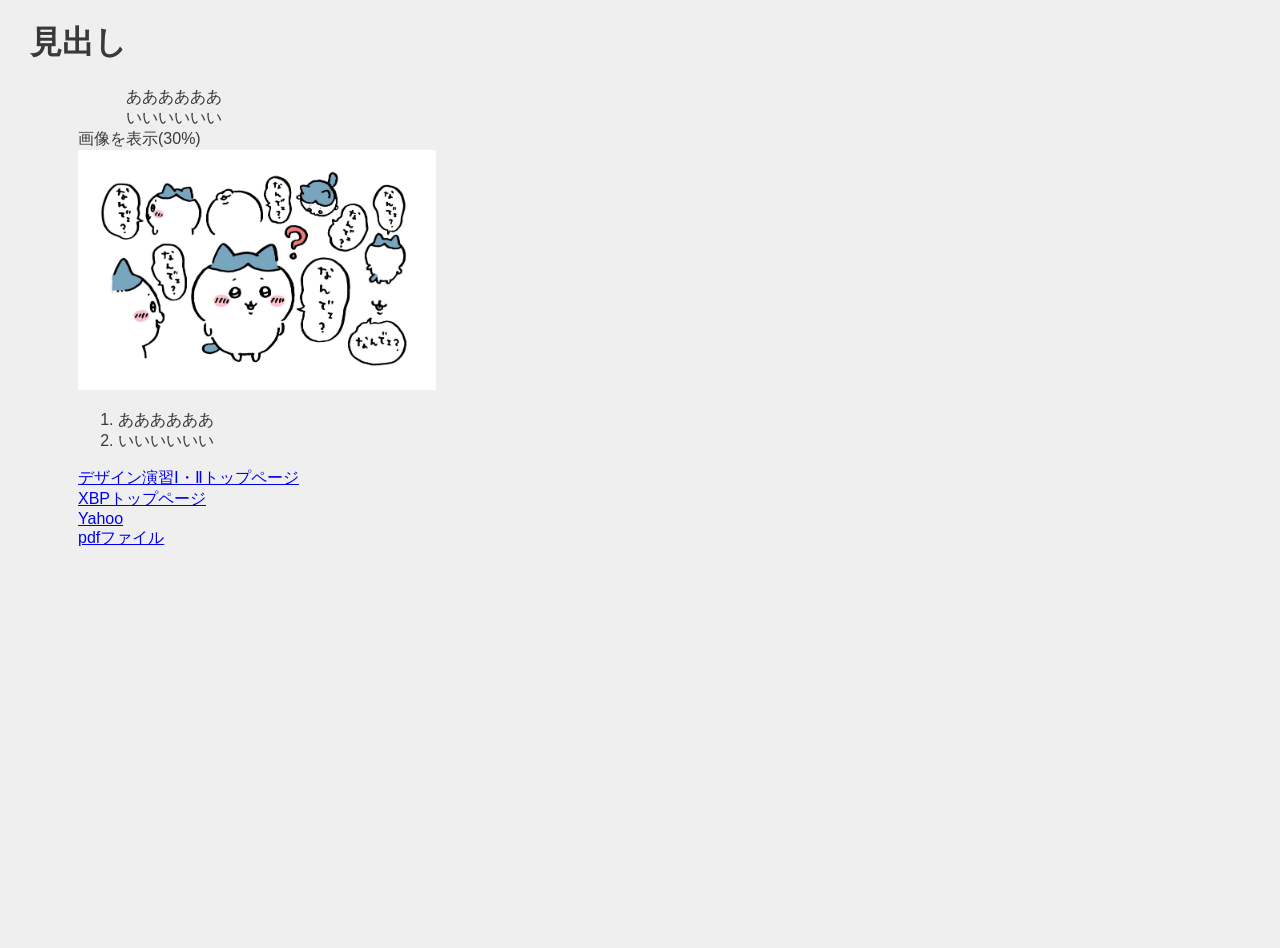
<file: de12/test.html>
<!DOCTYPE html>
<html lang="jp">
<head>
    <!-- ⑥↓タイトルを変えてみよう -->
    <title>めいめいのテストページ</title>
    <!-- ⑤スタイルシートの設定をしよう -->
    <!-- h1.htmlからある行をコピペしてくればOK -->
</head><link rel="stylesheet" href="./css/style.css">
<body>
    <h1>見出し</h1>
    <!-- 塊ごとにdivタグで区切るようにしましょう。 -->
    <div>
         <!-- ①↓に文字を書いてみよう -->
           <div>
                        ああああああ<br>
                        いいいいいい

                    </div>
         <!-- ②↓に画像（imagesフォルダにあるtest.png）を挿入してみよう -->
画像を表示(30%)<br>
<img src="./images/13948502-193D-42DF-9432-8B98EAD2D7A5.jpeg" width="30%"><br>



       <!-- ③↓に箇条書きをしてみよう -->
<ol>
                        <li>ああああああ</li>
                        <li>いいいいいい</li>
                    </ol>
         <!-- ④↓に外部リンクを作ってみよう -->
<a href="./index.html">デザイン演習Ⅰ・Ⅱトップページ</a><br>
<a href="../index.html">XBPトップページ</a><br>
<a href="https://www.yahoo.co.jp/" target="_blank">Yahoo</a><br>
<a href="./files/test.pdf" target="_blank">pdfファイル</a><br>
<iframe width="560" height="315" src="https://www.youtube.com/embed/sT1A-4zjKqQ?si=GbYCjEAeKxhuyrYa" title="YouTube video player" frameborder="0" allow="accelerometer; autoplay; clipboard-write; encrypted-media; gyroscope; picture-in-picture; web-share" referrerpolicy="strict-origin-when-cross-origin" allowfullscreen></iframe>

    </div>

</body>
</html>
</file>
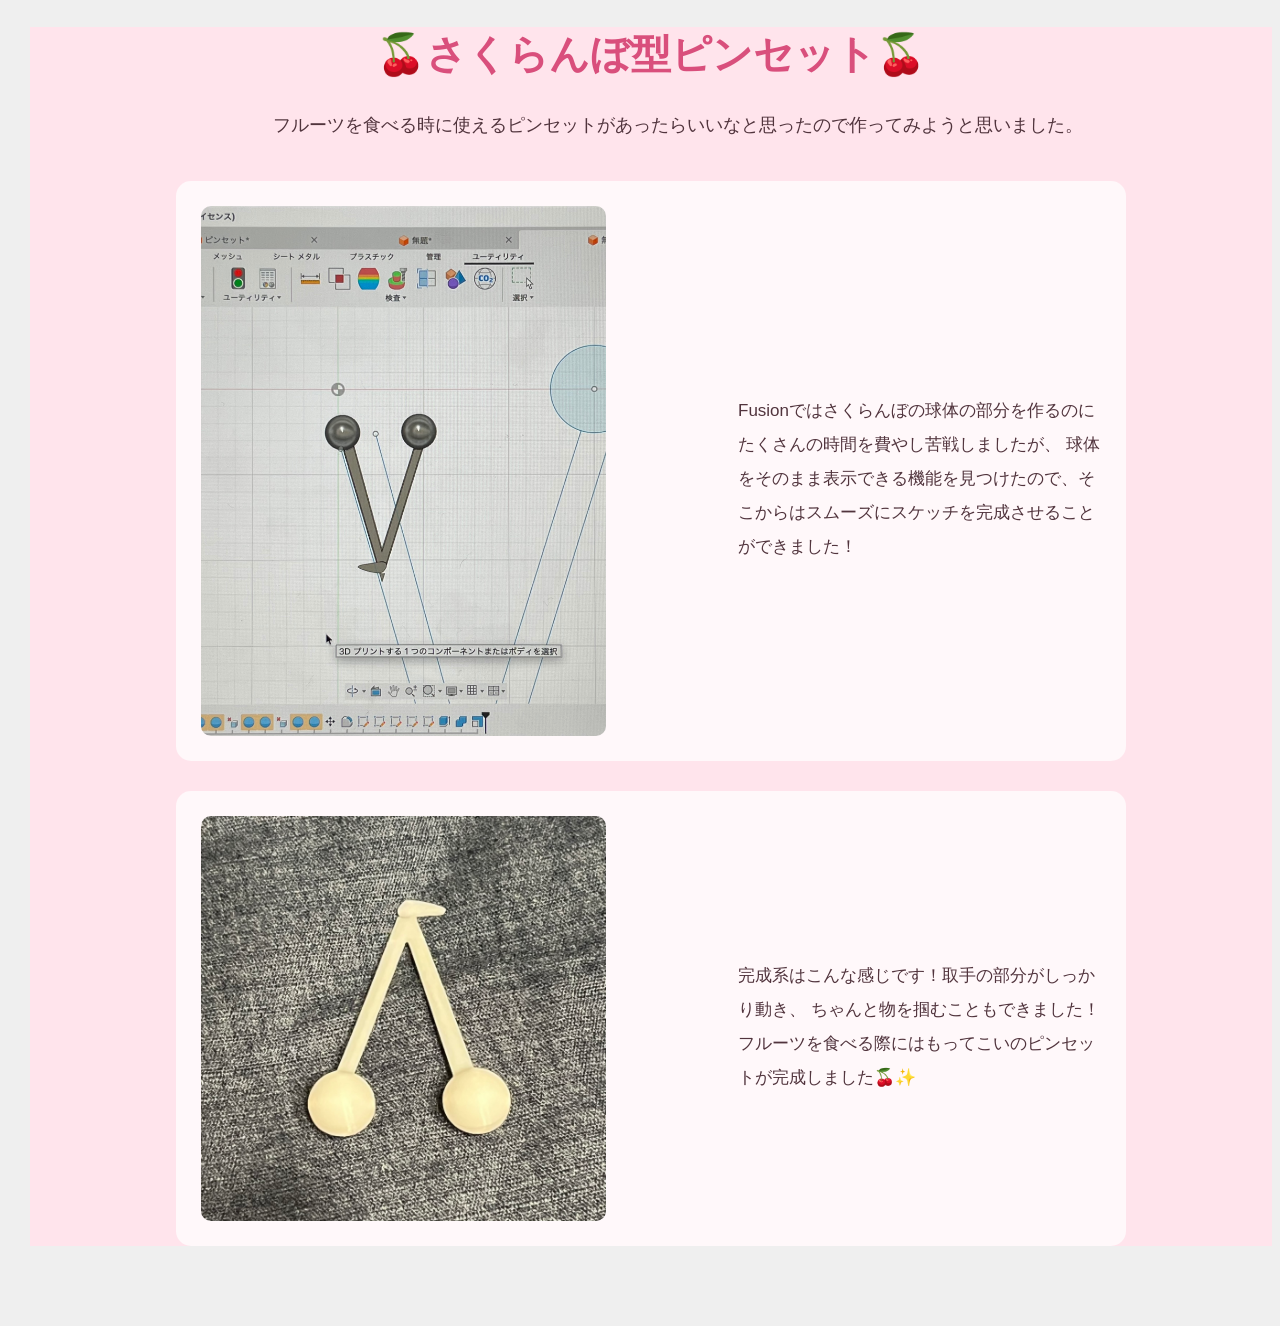
<file: digi_fab/1.html>
<!DOCTYPE html>
<html lang="ja">
<head>
    <meta charset="UTF-8">
    <meta name="viewport" content="width=device-width, initial-scale=1.0">
    <title>🍒さくらんぼ型ピンセット🍒</title>
    <link rel="stylesheet" href="css/style.css">
</head>
<body>
<header>
    <h1>🍒さくらんぼ型ピンセット🍒</h1>
    <p class="intro">
        フルーツを食べる時に使えるピンセットがあったらいいなと思ったので作ってみようと思いました。
    </p>
</header>

<main>

    <section class="content">
        <img src="images/FEA2F753-5BB0-4B45-9675-193867D3D1C2_1_102_a.jpeg" alt="さくらんぼ型ピンセットの制作過程"width="30%">

        <div class="text">
            <p>
                Fusionではさくらんぼの球体の部分を作るのにたくさんの時間を費やし苦戦しましたが、
                球体をそのまま表示できる機能を見つけたので、そこからはスムーズにスケッチを完成させることができました！
            </p>
        </div>
    </section>

    <section class="content">
        <img src="images/231C2961-0479-4A11-ADA8-D811EE6E141D_1_102_a.jpeg" alt="完成したさくらんぼ型ピンセット" width="30%">

        <div class="text">
            <p>
                完成系はこんな感じです！取手の部分がしっかり動き、
                ちゃんと物を掴むこともできました！
                フルーツを食べる際にはもってこいのピンセットが完成しました🍒✨
            </p>
        </div>
    </section>

</main>
</body>
</html>
</file>
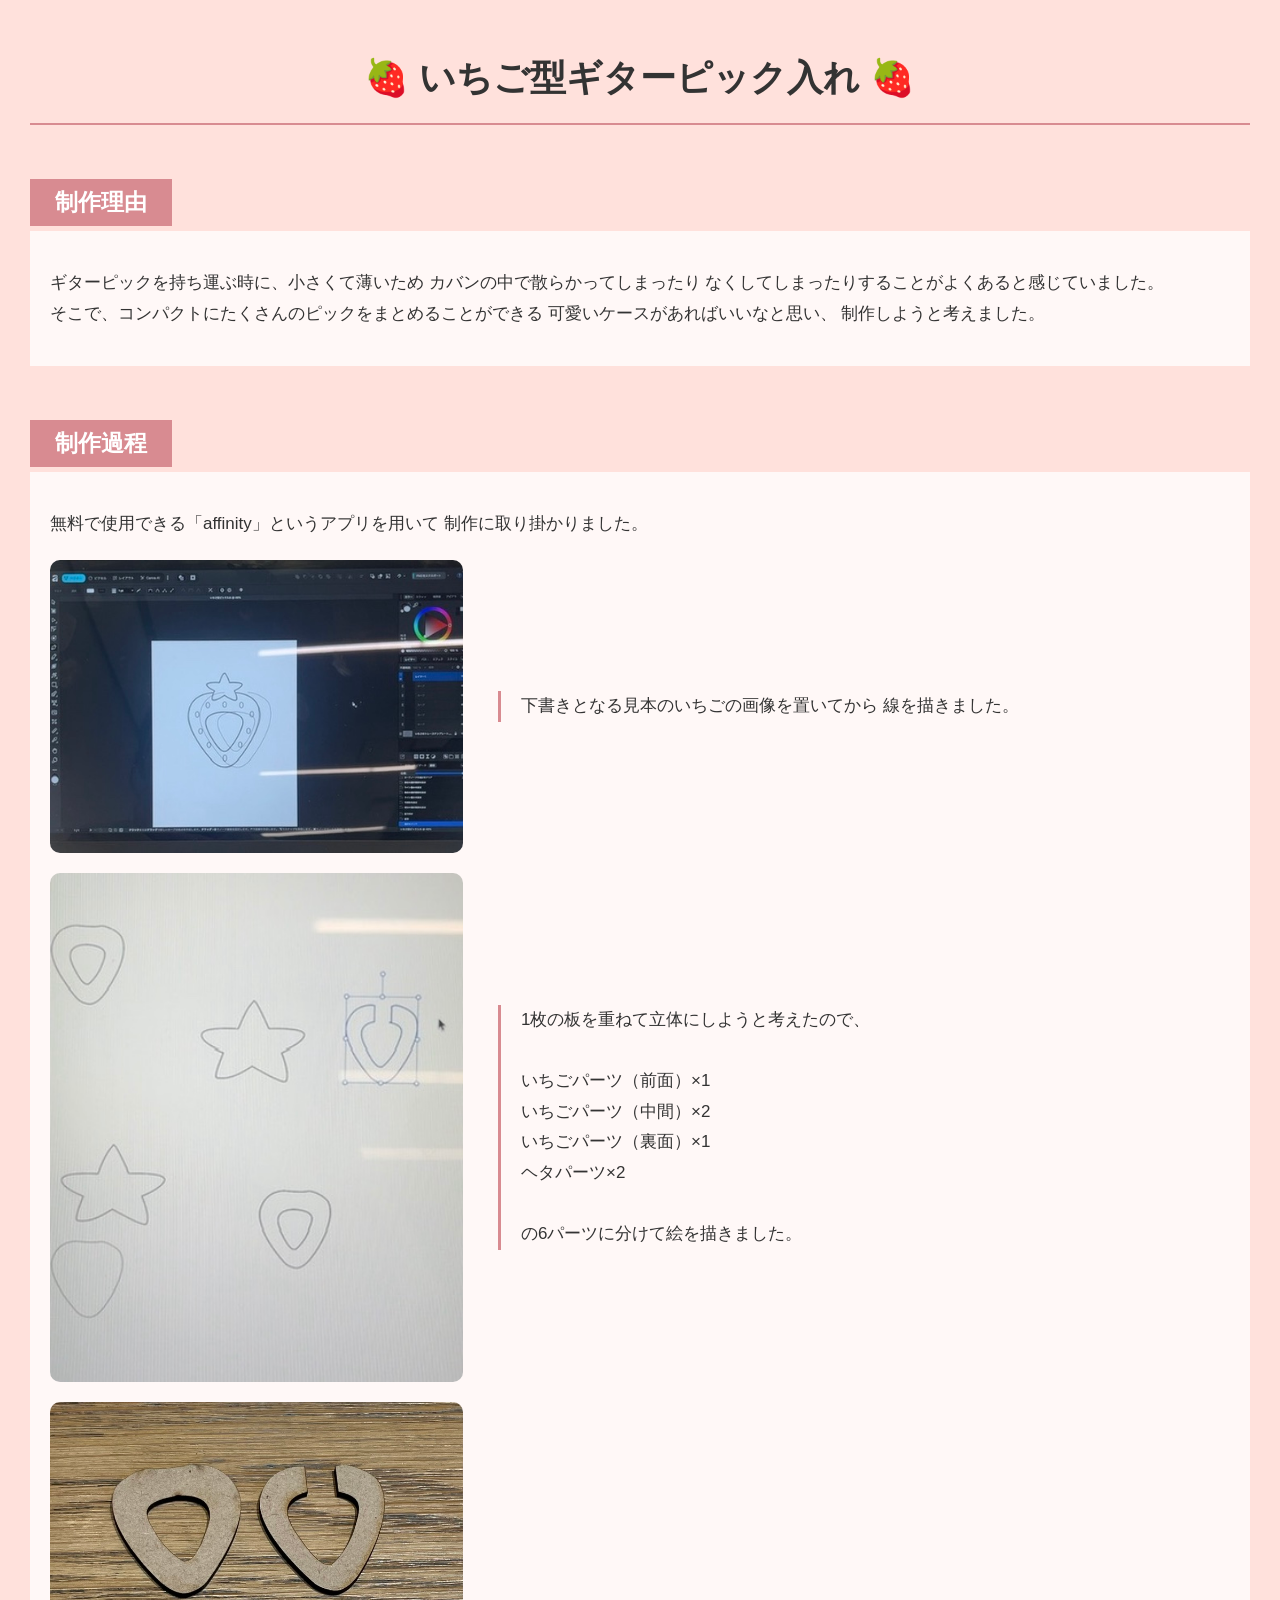
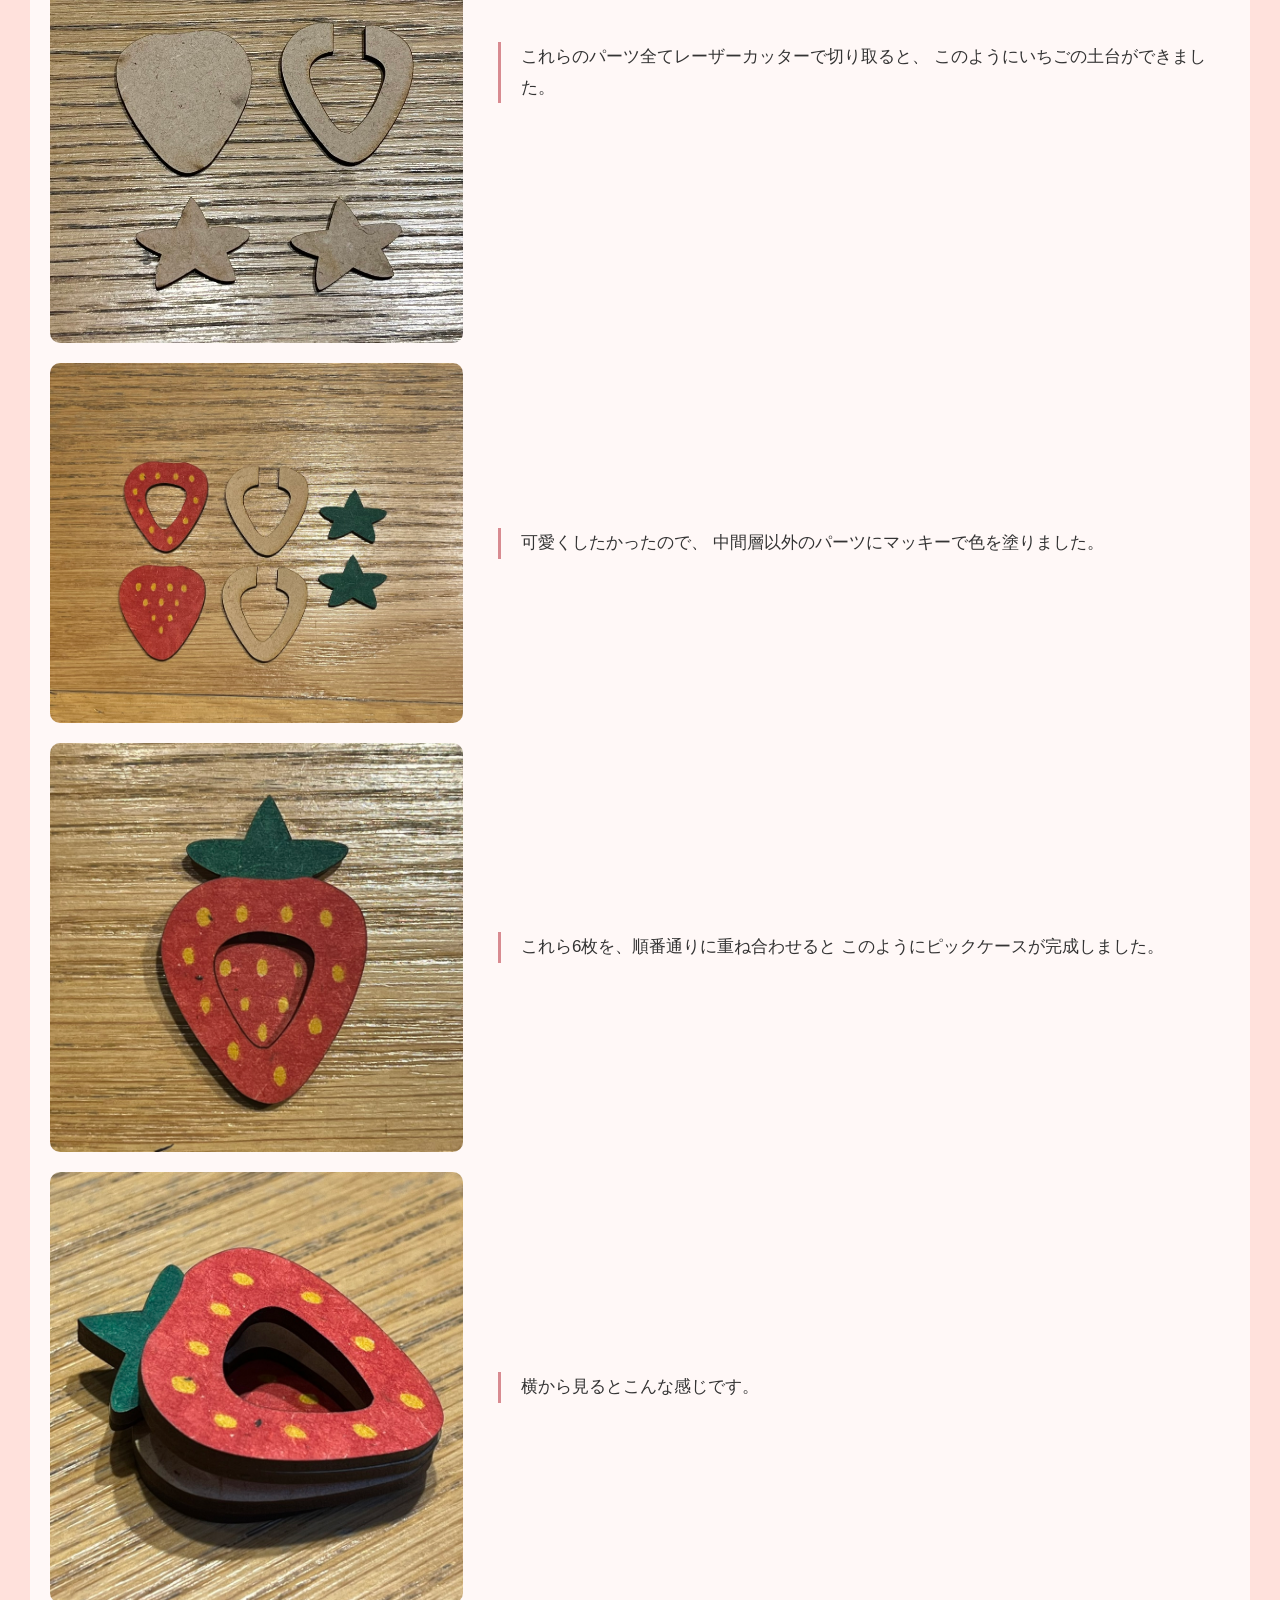
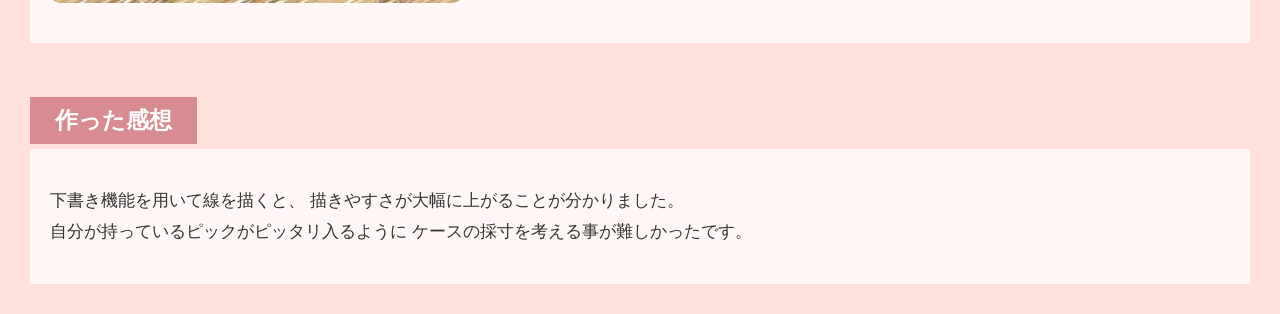
<file: digi_fab/2.html>
<!DOCTYPE html>
<html lang="ja">

<head>
    <meta charset="UTF-8">
    <meta name="viewport" content="width=device-width, initial-scale=1.0">

    <title>いちご型ギターピック入れ</title>

    <style>

        /* ページ全体 */
        body {
            background-color: #ffe1dc;
            font-family: sans-serif;
            color: #333333;
            margin: 0;
            padding: 30px;
        }

        /* タイトル */
        h1 {
            text-align: center;
            font-size: 36px;
            padding-bottom: 20px;
            border-bottom: 2px solid #d88b91;
        }

        /* 各項目 */
        section {
            margin-top: 35px;
        }

        /* 見出し */
        h2 {
            background-color: #d88b91;
            color: white;
            padding: 8px 25px;
            display: inline-block;
            margin-bottom: 5px;
            font-size: 23px;
        }

        /* 白い背景 */
        .content {
            background-color: #fff8f7;
            padding: 20px;
        }

        /* 文章 */
        p {
            font-size: 17px;
            line-height: 1.8;
        }

        /* 写真と文章を横並び */
        .photo-row {
            display: flex;
            align-items: center;
            gap: 35px;
            margin-top: 20px;
            margin-bottom: 20px;
        }

        /* 写真 */
        .photo-row img {
            width: 35%;
            border-radius: 10px;
        }

        /* 写真の横の説明 */
        .photo-row p {
            flex: 1;
            border-left: 3px solid #d88b91;
            padding-left: 20px;
        }

        /* スマホ用 */
        @media screen and (max-width: 600px) {

            body {
                padding: 15px;
            }

            h1 {
                font-size: 25px;
            }

            .photo-row {
                flex-direction: column;
                align-items: stretch;
                gap: 10px;
            }

            .photo-row img {
                width: 100%;
            }

            .photo-row p {
                font-size: 15px;
            }
        }

    </style>
</head>

<body>

    <h1>🍓 いちご型ギターピック入れ 🍓</h1>


    <!-- 制作理由 -->

    <section>

        <h2>制作理由</h2>

        <div class="content">

            <p>
                ギターピックを持ち運ぶ時に、小さくて薄いため
                カバンの中で散らかってしまったり
                なくしてしまったりすることがよくあると感じていました。
                <br>
                そこで、コンパクトにたくさんのピックをまとめることができる
                可愛いケースがあればいいなと思い、
                制作しようと考えました。
            </p>

        </div>

    </section>


    <!-- 制作過程 -->

    <section>

        <h2>制作過程</h2>

        <div class="content">

            <p>
                無料で使用できる「affinity」というアプリを用いて
                制作に取り掛かりました。
            </p>


            <!-- 1枚目 -->

            <div class="photo-row">

                <img src="images/photo1.jpeg" alt="いちごの下書き">

                <p>
                    下書きとなる見本のいちごの画像を置いてから
                    線を描きました。
                </p>

            </div>


            <!-- 2枚目 -->

            <div class="photo-row">

                <img src="images/photo2.jpeg" alt="パーツの設計">

                <p>
                    1枚の板を重ねて立体にしようと考えたので、
                    <br><br>
                    いちごパーツ（前面）×1<br>
                    いちごパーツ（中間）×2<br>
                    いちごパーツ（裏面）×1<br>
                    ヘタパーツ×2<br><br>
                    の6パーツに分けて絵を描きました。
                </p>

            </div>


            <!-- 3枚目 -->

            <div class="photo-row">

                <img src="images/photo3.jpeg" alt="切り取ったパーツ">

                <p>
                    これらのパーツ全てレーザーカッターで切り取ると、
                    このようにいちごの土台ができました。
                </p>

            </div>


            <!-- 4枚目 -->

            <div class="photo-row">

                <img src="images/photo4.jpeg" alt="色を塗ったパーツ">

                <p>
                    可愛くしたかったので、
                    中間層以外のパーツにマッキーで色を塗りました。
                </p>

            </div>


            <!-- 5枚目 -->

            <div class="photo-row">

                <img src="images/photo5.jpeg" alt="完成したピックケース">

                <p>
                    これら6枚を、順番通りに重ね合わせると
                    このようにピックケースが完成しました。
                </p>

            </div>


            <!-- 6枚目 -->

            <div class="photo-row">

                <img src="images/photo6.jpeg" alt="横から見た完成品">

                <p>
                    横から見るとこんな感じです。
                </p>

            </div>

        </div>

    </section>


    <!-- 作った感想 -->

    <section>

        <h2>作った感想</h2>

        <div class="content">

            <p>
                下書き機能を用いて線を描くと、
                描きやすさが大幅に上がることが分かりました。
                <br>
                自分が持っているピックがピッタリ入るように
                ケースの採寸を考える事が難しかったです。
            </p>

        </div>

    </section>

</body>
</html>
</file>
<file: css/style.css>
@charset "utf-8";
/* 冒頭でimport */
@import url('https://fonts.googleapis.com/css?family=Raleway:700&display=swap');
@import url('https://fonts.googleapis.com/css?family=M+PLUS+Rounded+1c:400,700&display=swap&subset=japanese');
/* フォントを指定したいところで */

logo img{
    border-radius: 50%;
    width: 150px;
    height: 150px;
    object-fit: cover; /* 画像のトリミング */
}

logotohome img{
    border-radius: 70%;
    width: 70px;
    height: 70px;
    object-fit: cover; /* 画像のトリミング */
}



/* ========== common ========== */
html, body {
	font-size: 16px;
	font-family: sans-serif;
	color: #393939;
    margin-left: 15px;
    margin-bottom: 40px;
	background: #efefef;
}
h1{
    text-indent: 0em;
}
h2{
    margin-left: 1em;
    margin-top: 1em;
}
h3{
    margin-left: 2em;
}
div{
    margin-top: 1em;
    margin-left: 3em;
}
p{
    margin-left: 3em;
}
span.blackback{
    text-indent: 3em;
    background: #393939;
    color: #efefef;
}
</file>
<file: de12/css/style.css>
@charset "utf-8";
/* 冒頭でimport */
@import url('https://fonts.googleapis.com/css?family=Raleway:700&display=swap');
@import url('https://fonts.googleapis.com/css?family=M+PLUS+Rounded+1c:400,700&display=swap&subset=japanese');
/* フォントを指定したいところで */

logo img{
    border-radius: 50%;
    width: 150px;
    height: 150px;
    object-fit: cover; /* 画像のトリミング */
}

logotohome img{
    border-radius: 70%;
    width: 70px;
    height: 70px;
    object-fit: cover; /* 画像のトリミング */
}



/* ========== common ========== */
html, body {
	font-size: 16px;
	font-family: sans-serif;
	color: #393939;
    margin-left: 15px;
    margin-bottom: 40px;
	background: #efefef;
}
h1{
    text-indent: 0em;
}
h2{
    margin-left: 1em;
    margin-top: 1em;
}
h3{
    margin-left: 2em;
}
div{
    margin-top: 1em;
    margin-left: 3em;
}
p{
    margin-left: 3em;
}
span.blackback{
    text-indent: 3em;
    background: #393939;
    color: #efefef;
}
</file>
<file: digi_fab/css/style.css>
@charset "utf-8";
/* 冒頭でimport */
@import url('https://fonts.googleapis.com/css?family=Raleway:700&display=swap');
@import url('https://fonts.googleapis.com/css?family=M+PLUS+Rounded+1c:400,700&display=swap&subset=japanese');
/* フォントを指定したいところで */

logo img{
    border-radius: 50%;
    width: 150px;
    height: 150px;
    object-fit: cover; /* 画像のトリミング */
}

logotohome img{
    border-radius: 70%;
    width: 70px;
    height: 70px;
    object-fit: cover; /* 画像のトリミング */
}



/* ========== common ========== */
html, body {
	font-size: 16px;
	font-family: sans-serif;
	color: #393939;
    margin-left: 15px;
    margin-bottom: 40px;
	background: #efefef;
}
h1{
    text-indent: 0em;
}
h2{
    margin-left: 1em;
    margin-top: 1em;
}
h3{
    margin-left: 2em;
}
div{
    margin-top: 1em;
    margin-left: 3em;
}
p{
    margin-left: 3em;
}
span.blackback{
    text-indent: 3em;
    background: #393939;
    color: #efefef;
}

/* さくらんぼ型ピンセットのホームページ */

body {
background-color: #ffe4ec;
color: #51343d;
font-family: sans-serif;
}

header {
text-align: center;
margin-bottom: 40px;
}

h1 {
font-size: 40px;
color: #d94f7c;
text-align: center;
}

.intro {
font-size: 18px;
line-height: 1.8;
text-align: center;
}

.content {
display: flex;
align-items: center;
gap: 30px;
max-width: 900px;
margin: 30px auto;
padding: 25px;
background-color: #fff8fa;
border-radius: 15px;
}

.content img {
width: 45%;
height: auto;
border-radius: 10px;
}

.text {
flex: 1;
font-size: 17px;
line-height: 2;
}
</file>
